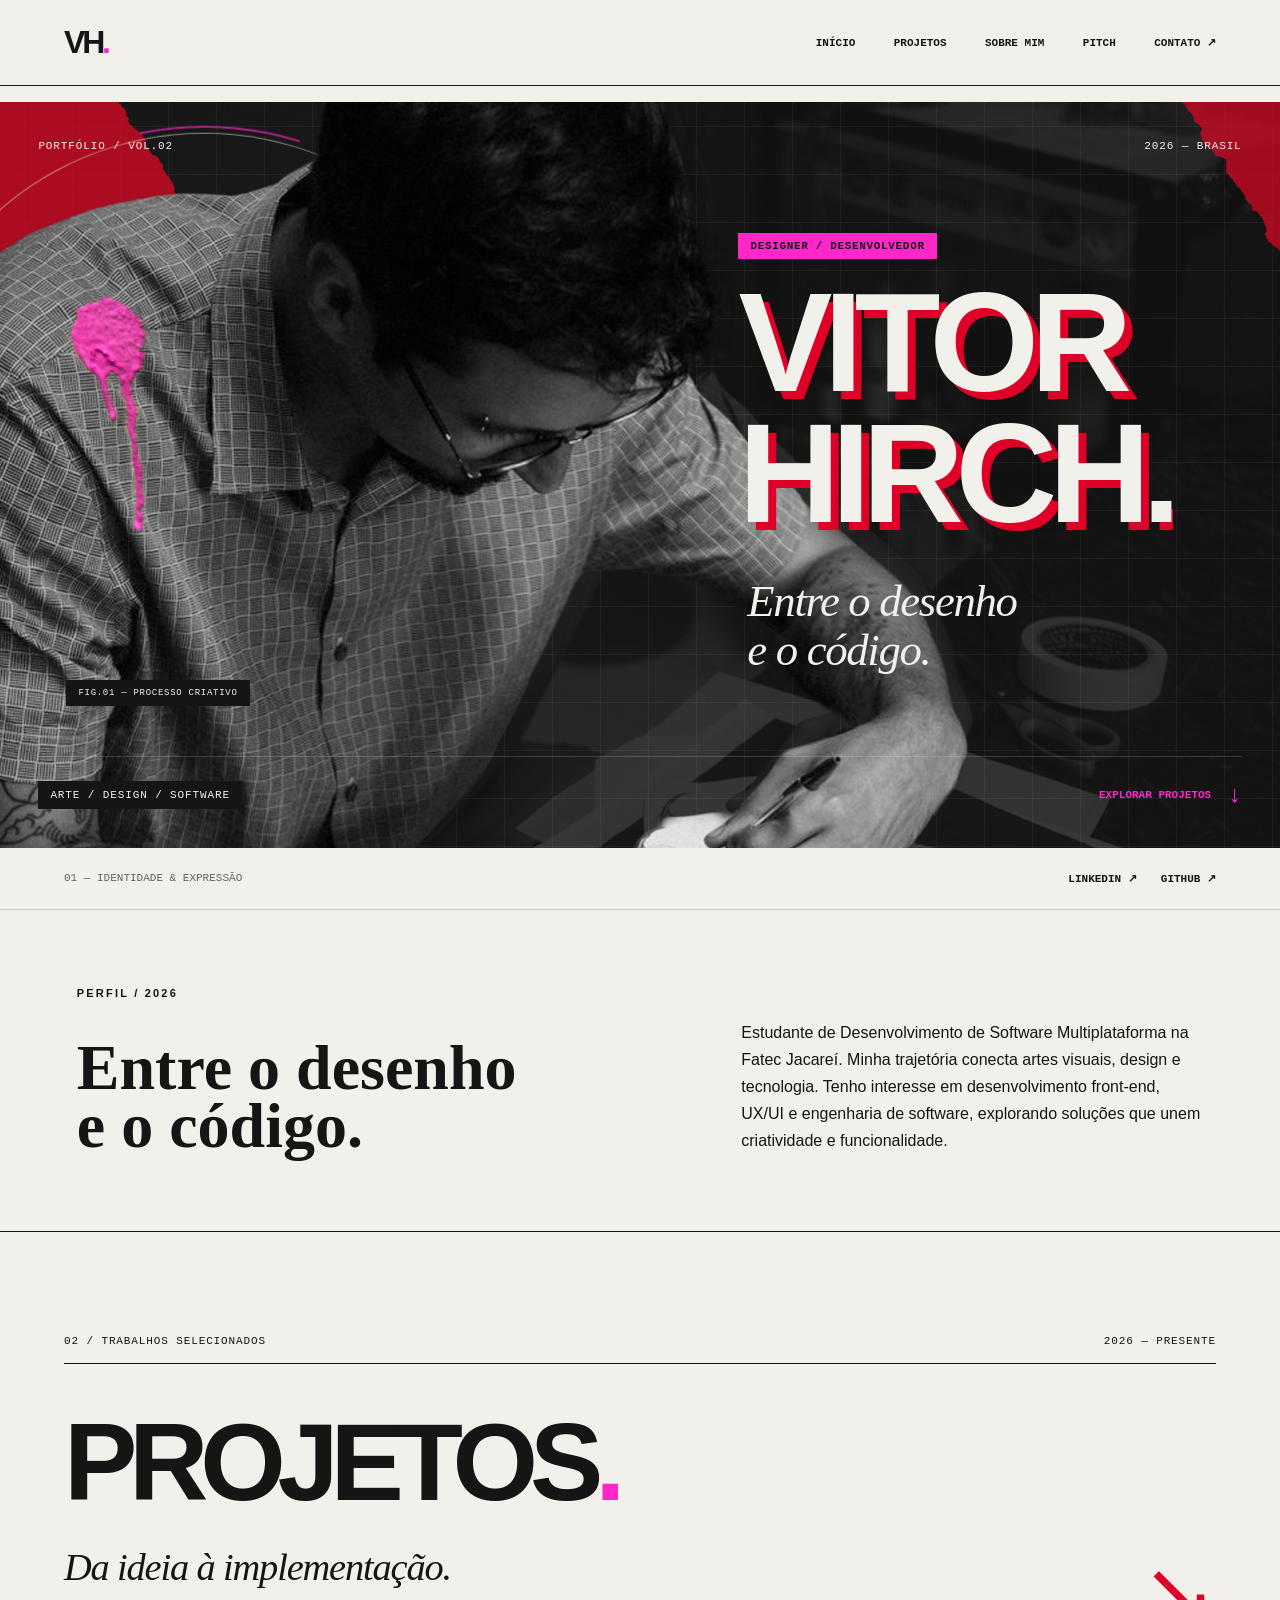
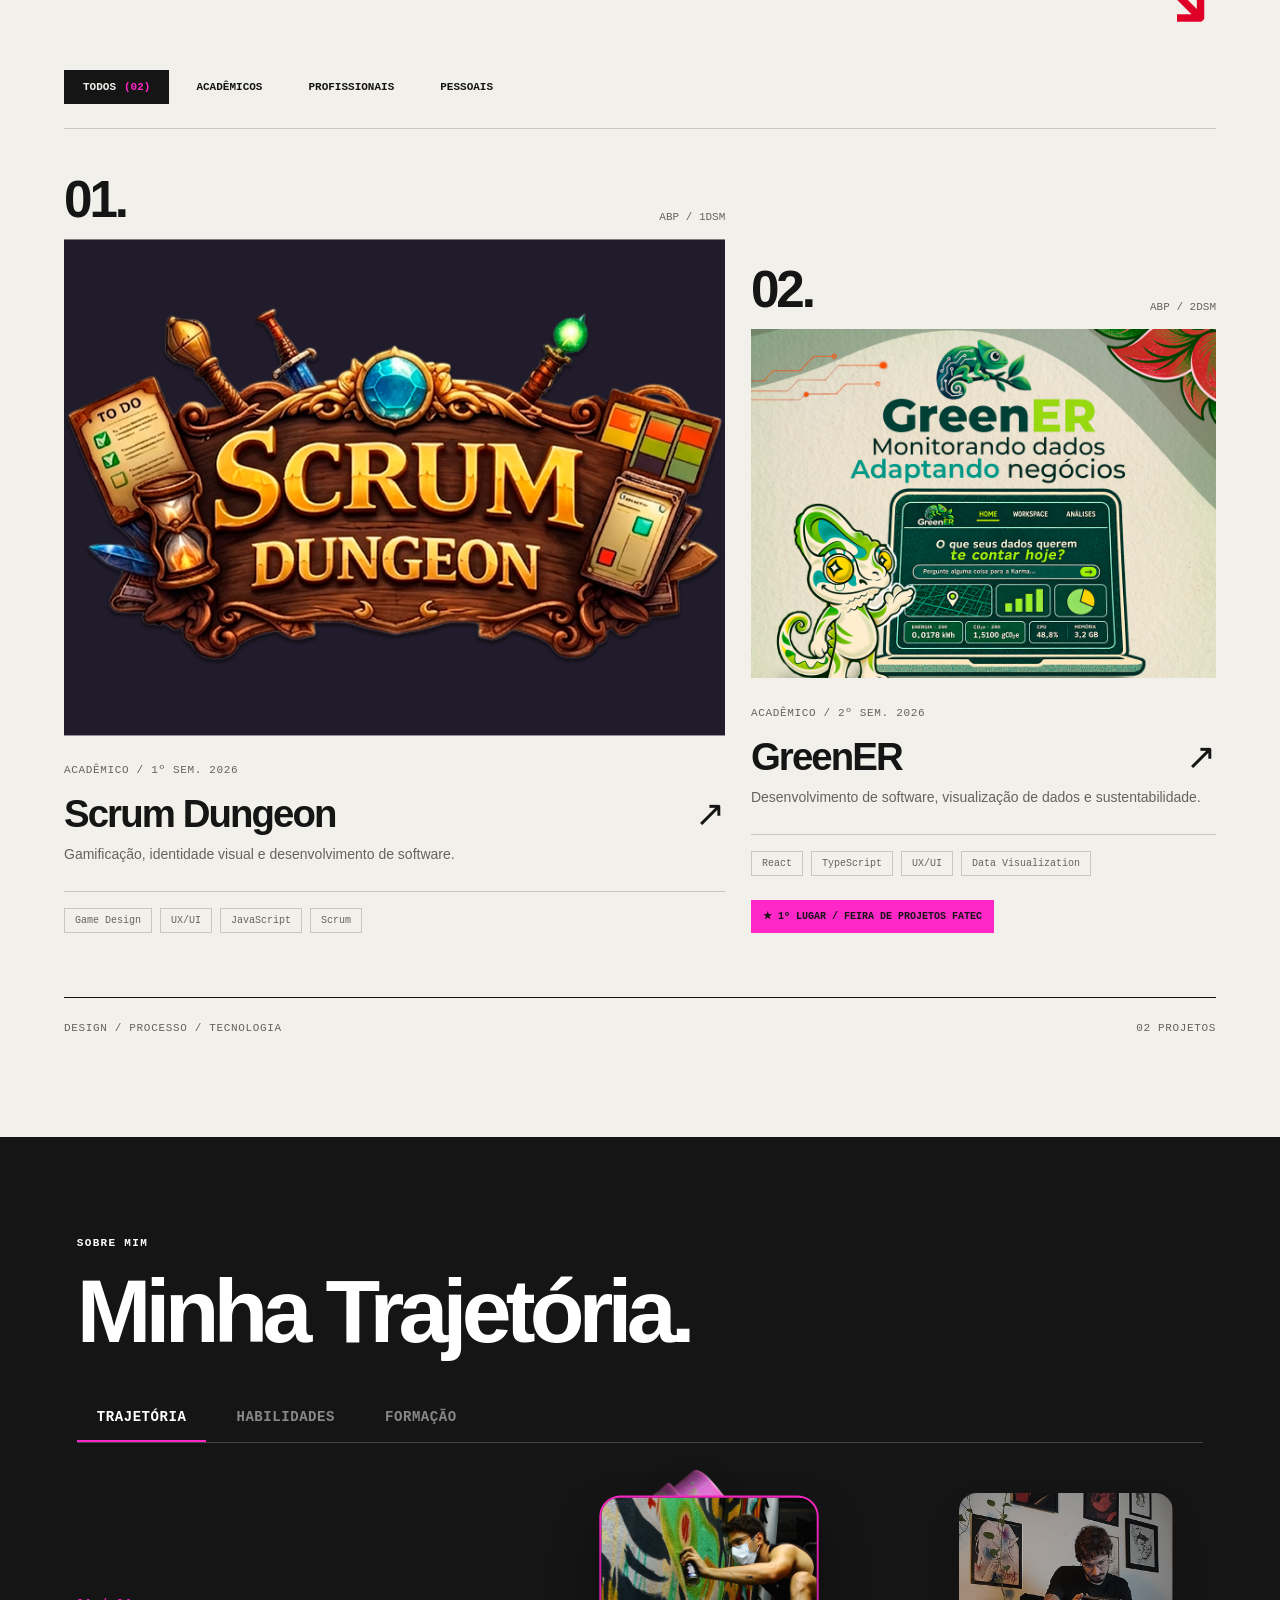
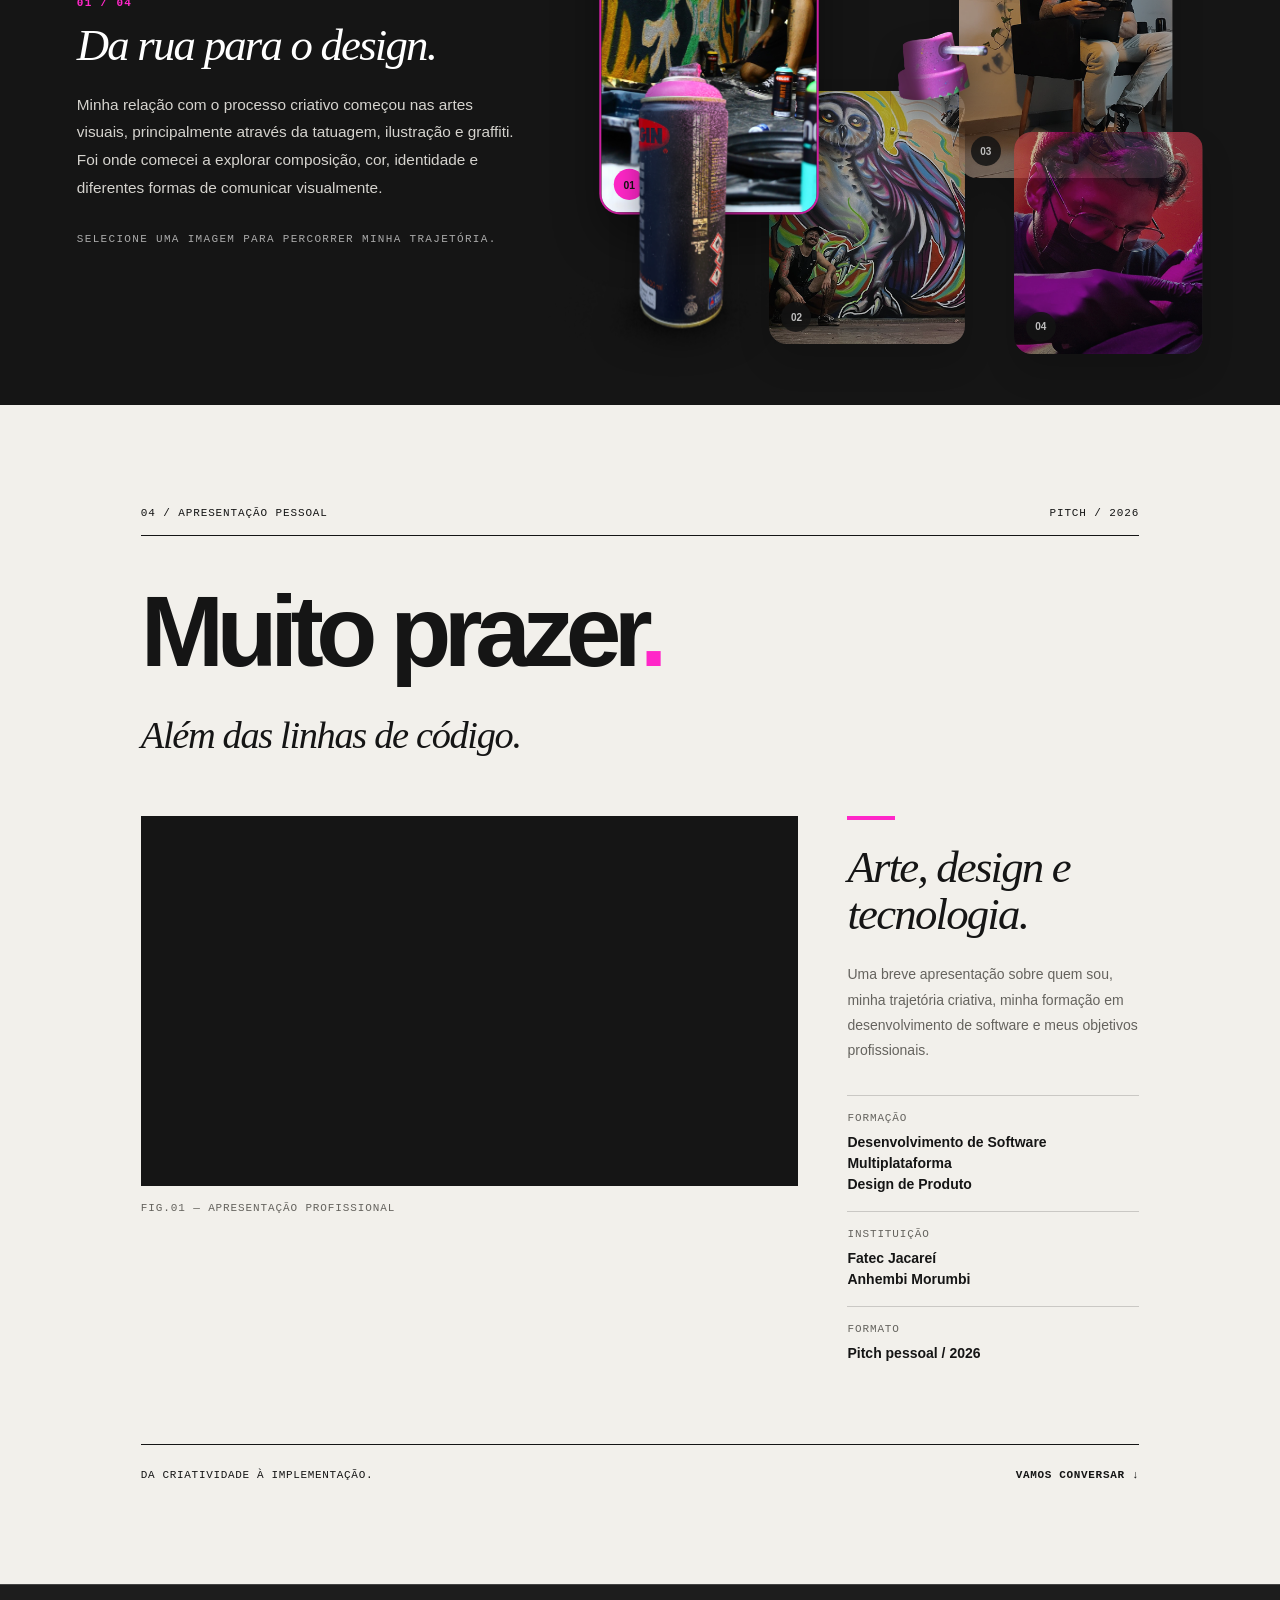
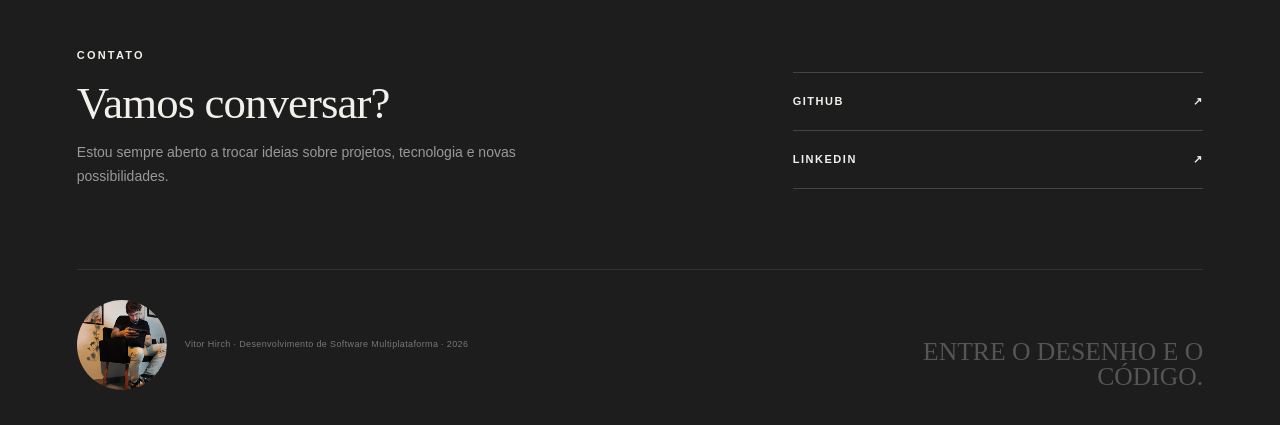
<file: docs/index.html>
<!doctype html>
<html lang="pt-br">
  <head>
    <meta charset="UTF-8" />
    <meta name="viewport" content="width=device-width, initial-scale=1.0" />
    <title>Portfólio - VITOR LEONARDO SOUZA HIRCH</title>
    <link rel="stylesheet" href="./style.css" />
    <link rel="stylesheet" href="./portfolio.css" />
    <link rel="stylesheet" href="./animations.css" />
    <link rel="stylesheet" href="./transitions.css" />
    <script src="./js/transitions.js"></script>
  </head>
  <body>
    <header id="inicio" class="hero-editorial">
      <!-- NAVEGAÇÃO PRINCIPAL -->

      <nav class="navbar hero-navbar">
        <a href="#inicio" class="hero-brand"> VH<span>.</span> </a>

        <div class="hero-nav-links">
          <a href="#inicio">Início</a>
          <a href="#projetos">Projetos</a>
          <a href="#sobre">Sobre mim</a>
          <a href="#pitch">Pitch</a>
          <a href="#contato">Contato ↗</a>
        </div>
      </nav>

      <!-- COMPOSIÇÃO PRINCIPAL -->

      <div class="hero-palco">
        <!-- CAMADAS DECORATIVAS -->

        <img
          class="hero-fundo"
          src="./assets/foto-hero-completa-fundo.png"
          alt=""
        />

        <div class="hero-malha" aria-hidden="true"></div>

        <img
          class="hero-forma hero-forma-1"
          src="./assets/Rectangle 1.png"
          alt=""
        />

        <img
          class="hero-forma hero-forma-2"
          src="./assets/Rectangle 2.png"
          alt=""
        />

        <!-- METADADOS EDITORIAIS -->

        <div class="hero-metadados">
          <span>PORTFÓLIO / VOL.02</span>
          <span>2026 — BRASIL</span>
        </div>

        <!-- GRID PRINCIPAL -->

        <div class="hero-composicao grid-editorial">
          <!-- ÁREA DA FOTOGRAFIA -->

          <div class="hero-visual col-5">
            <div class="hero-circulo" aria-hidden="true"></div>

            <img
              class="foto-hero"
              src="./assets/foto-hero-recorte.png"
              alt="Vitor Hirch trabalhando em um projeto artístico"
            />

            <img class="hero-respingo" src="./assets/respingo.png" alt="" />

            <span class="hero-visual-indice"> FIG.01 — PROCESSO CRIATIVO </span>
          </div>

          <!-- ÁREA TIPOGRÁFICA -->

          <div class="hero-tipografia col-7">
            <span class="hero-identificador"> DESIGNER / DESENVOLVEDOR </span>

            <h1 class="hero-nome fonte-tech">
              <span class="hero-nome-linha">
                <span class="hero-nome-texto">VITOR</span>
              </span>

              <span class="hero-nome-linha">
                <span class="hero-nome-texto">HIRCH.</span>
              </span>
            </h1>

            <p class="hero-assinatura">
              Entre o desenho<br />
              e o código.
            </p>
          </div>
        </div>

        <!-- RODAPÉ DA COMPOSIÇÃO -->

        <div class="hero-base">
          <p class="hero-subtitulo">ARTE / DESIGN / SOFTWARE</p>

          <a href="#projetos" class="hero-explorar">
            EXPLORAR PROJETOS
            <span aria-hidden="true">↓</span>
          </a>
        </div>
      </div>

      <!-- INFORMAÇÕES COMPLEMENTARES -->

      <div class="hero-rodape">
        <span class="hero-rodape-label"> 01 — IDENTIDADE & EXPRESSÃO </span>

        <div class="hero-social">
          <a
            href="https://www.linkedin.com/in/vitor-hirch/"
            target="_blank"
            rel="noopener noreferrer"
          >
            LinkedIn ↗
          </a>

          <a
            href="https://github.com/vitorhirch"
            target="_blank"
            rel="noopener noreferrer"
          >
            GitHub ↗
          </a>
        </div>
      </div>
    </header>

    <main>
      <section class="home-intro" aria-labelledby="intro-titulo">
        <span class="secao-label">PERFIL / 2026</span>
        <div class="home-intro-grid">
          <h2 id="intro-titulo">
            Entre o desenho<br />
            e o código.
          </h2>
          <p>
            Estudante de Desenvolvimento de Software Multiplataforma na Fatec
            Jacareí. Minha trajetória conecta artes visuais, design e
            tecnologia. Tenho interesse em desenvolvimento front-end, UX/UI e
            engenharia de software, explorando soluções que unem criatividade e
            funcionalidade.
          </p>
        </div>
      </section>
      <!-- ========================================
     PROJETOS — GALERIA EDITORIAL
========================================= -->

      <section id="projetos" class="secao-editorial">
        <div class="container-editorial">
          <!-- METADADOS -->

          <div class="projetos-metadados">
            <span>02 / TRABALHOS SELECIONADOS</span>

            <span>2026 — PRESENTE</span>
          </div>

          <!-- CABEÇALHO -->

          <header class="projetos-cabecalho" data-editorial-reveal>
            <div>
              <h2>PROJETOS<span>.</span></h2>

              <p>Da ideia à implementação.</p>
            </div>

            <span class="projetos-simbolo" aria-hidden="true"> ↘ </span>
          </header>

          <!-- FILTROS -->

          <div class="projetos-filtros" aria-label="Categorias de projetos">
            <button
              type="button"
              class="projeto-filtro ativo"
              data-filtro="todos"
              aria-pressed="true"
            >
              Todos
              <span>(02)</span>
            </button>

            <button
              type="button"
              class="projeto-filtro"
              data-filtro="academico"
              aria-pressed="false"
            >
              Acadêmicos
            </button>

            <button
              type="button"
              class="projeto-filtro"
              data-filtro="profissional"
              aria-pressed="false"
            >
              Profissionais
            </button>

            <button
              type="button"
              class="projeto-filtro"
              data-filtro="pessoal"
              aria-pressed="false"
            >
              Pessoais
            </button>
          </div>

          <!-- GALERIA -->
          <div class="projetos-conteudo">
            <div class="projetos-galeria grid-editorial">
              <!-- PROJETO 01 — SCRUM DUNGEON -->

              <article
                class="projeto-editorial col-7"
                data-categoria="academico"
                data-editorial-reveal
                style="--reveal-delay: 0ms"
              >
                <div class="projeto-editorial-indice">
                  <span>01.</span>

                  <span>ABP / 1DSM</span>
                </div>

                <a
                  class="projeto-editorial-link"
                  href="./projetos/scrum-dungeon.html"
                >
                  <div class="projeto-editorial-imagem scrum-capa">
                    <img
                      src="./assets/logo_scrum_dungeon_capa.png"
                      alt="Identidade visual do Scrum Dungeon"
                      loading="lazy"
                    />

                    <span class="projeto-editorial-overlay">
                      EXPLORAR CASE ↗
                    </span>
                  </div>

                  <div class="projeto-editorial-info">
                    <span class="projeto-editorial-categoria">
                      ACADÊMICO / 1º SEM. 2026
                    </span>

                    <div class="projeto-editorial-titulo">
                      <h3>Scrum Dungeon</h3>

                      <span aria-hidden="true">↗</span>
                    </div>

                    <p>
                      Gamificação, identidade visual e desenvolvimento de
                      software.
                    </p>
                  </div>
                </a>

                <div class="projeto-editorial-tags">
                  <span>Game Design</span>
                  <span>UX/UI</span>
                  <span>JavaScript</span>
                  <span>Scrum</span>
                </div>
              </article>

              <!-- PROJETO 02 — GREENER -->

              <article
                class="projeto-editorial col-5"
                data-categoria="academico"
                data-editorial-reveal
                style="--reveal-delay: 150ms"
              >
                <div class="projeto-editorial-indice">
                  <span>02.</span>

                  <span>ABP / 2DSM</span>
                </div>

                <a
                  class="projeto-editorial-link"
                  href="./projetos/greener.html"
                >
                  <div class="projeto-editorial-imagem greener-capa">
                    <img
                      src="./assets/Greener/card.png"
                      alt="Identidade visual do GreenER"
                      loading="lazy"
                    />

                    <span class="projeto-editorial-overlay">
                      EXPLORAR CASE ↗
                    </span>
                  </div>

                  <div class="projeto-editorial-info">
                    <span class="projeto-editorial-categoria">
                      ACADÊMICO / 2º SEM. 2026
                    </span>

                    <div class="projeto-editorial-titulo">
                      <h3>GreenER</h3>

                      <span aria-hidden="true">↗</span>
                    </div>

                    <p>
                      Desenvolvimento de software, visualização de dados e
                      sustentabilidade.
                    </p>
                  </div>
                </a>

                <div class="projeto-editorial-tags">
                  <span>React</span>
                  <span>TypeScript</span>
                  <span>UX/UI</span>
                  <span>Data Visualization</span>
                </div>

                <div class="projeto-editorial-premiacao">
                  ★ 1º LUGAR / FEIRA DE PROJETOS FATEC
                </div>
              </article>
            </div>

            <!-- ESTADO VAZIO DOS FILTROS -->

            <div
              class="projetos-vazio"
              id="projetos-vazio"
              role="status"
              hidden
            >
              <span>INDEX / 00</span>

              <h3>Em construção.</h3>

              <p>
                Novos projetos serão adicionados futuramente nesta categoria.
              </p>
            </div>
          </div>

          <!-- RODAPÉ EDITORIAL -->

          <div class="projetos-rodape">
            <span>DESIGN / PROCESSO / TECNOLOGIA</span>

            <span id="projetos-contagem" aria-live="polite"> 02 PROJETOS </span>
          </div>
        </div>
      </section>

      <section id="sobre">
        <div class="sobre-cabecalho">
          <span class="secao-label">SOBRE MIM</span>
          <h2>Minha Trajetória.</h2>
        </div>

        <div class="sobre-navegacao">
          <button class="sobre-botao ativo" data-conteudo="trajetoria">
            Trajetória
          </button>

          <button class="sobre-botao" data-conteudo="habilidades">
            Habilidades
          </button>

          <button class="sobre-botao" data-conteudo="formacao">Formação</button>
        </div>

        <div class="sobre-conteudos">
          <!-- TRAJETÓRIA -->
          <div class="sobre-painel ativo" id="trajetoria">
            <div class="trajetoria-conteudo">
              <div class="sobre-texto">
                <span class="trajetoria-indice" id="trajetoria-indice">
                  01 / 04
                </span>

                <h3 id="trajetoria-titulo">Da rua para o design.</h3>

                <p id="trajetoria-texto">
                  Minha relação com o processo criativo começou nas artes
                  visuais, principalmente através da tatuagem, ilustração e
                  graffiti. Foi onde comecei a explorar composição, cor,
                  identidade e diferentes formas de comunicar visualmente.
                </p>

                <span class="trajetoria-instrucao">
                  Selecione uma imagem para percorrer minha trajetória.
                </span>
              </div>

              <div class="trajetoria-galeria">
                <button
                  class="sobre-foto foto-01 ativa"
                  data-indice="0"
                  aria-label="Artes visuais"
                >
                  <img
                    src="./assets/sm1.JPG"
                    alt="Vitor trabalhando com artes visuais"
                  />

                  <span class="foto-numero">01</span>
                </button>

                <button
                  class="sobre-foto foto-02"
                  data-indice="1"
                  aria-label="Design"
                >
                  <img src="./assets/sm2.png" alt="Trabalho visual de Vitor" />

                  <span class="foto-numero">02</span>
                </button>

                <button
                  class="sobre-foto foto-03"
                  data-indice="2"
                  aria-label="UX, UI e produtos digitais"
                >
                  <img
                    src="./assets/sm3.png"
                    alt="Vitor em seu espaço de trabalho"
                  />

                  <span class="foto-numero">03</span>
                </button>

                <button
                  class="sobre-foto foto-04"
                  data-indice="3"
                  aria-label="Tecnologia"
                >
                  <img
                    src="./assets/sm4.png"
                    alt="Trajetória de Vitor em tecnologia"
                  />

                  <span class="foto-numero">04</span>
                </button>

                <!-- elementos decorativos -->

                <img
                  class="trajetoria-spray"
                  src="./assets/spray.png"
                  alt=""
                  aria-hidden="true"
                />

                <img
                  class="trajetoria-cap cap-01"
                  src="./assets/cap.png"
                  alt=""
                  aria-hidden="true"
                />

                <img
                  class="trajetoria-cap cap-02"
                  src="./assets/cap2.png"
                  alt=""
                  aria-hidden="true"
                />
              </div>
            </div>
          </div>
          <!-- HABILIDADES -->
          <div class="sobre-painel" id="habilidades">
            <div class="skills-intro">
              <span class="skills-label">MAPA DE HABILIDADES</span>

              <h3>Design, código e processo.</h3>

              <p>
                Explore as áreas para conhecer as ferramentas e conhecimentos
                que fazem parte da minha trajetória.
              </p>
            </div>

            <div class="skills-mapa">
              <!-- camada onde o JavaScript desenhará as conexões -->
              <svg
                class="skills-conexoes"
                id="skills-conexoes"
                aria-hidden="true"
              ></svg>

              <button class="skill-node skill-centro" data-skill="centro">
                <span>VH</span>
                <small>Design + Tecnologia</small>
              </button>

              <!-- restante das habilidades... -->
              <!-- =====================
         DESENVOLVIMENTO
    ====================== -->

              <div class="skill-grupo grupo-dev">
                <span class="skill-grupo-titulo">Desenvolvimento</span>

                <button class="skill-node" data-skill="javascript">
                  JS
                  <small>JavaScript</small>
                </button>

                <button class="skill-node" data-skill="typescript">
                  TS
                  <small>TypeScript</small>
                </button>

                <button class="skill-node" data-skill="html">
                  &lt;/&gt;
                  <small>HTML</small>
                </button>

                <button class="skill-node" data-skill="css">
                  #
                  <small>CSS</small>
                </button>

                <button class="skill-node" data-skill="node">
                  N
                  <small>Node.js</small>
                </button>

                <button class="skill-node" data-skill="postgresql">
                  DB
                  <small>PostgreSQL</small>
                </button>

                <button class="skill-node skill-secundaria" data-skill="python">
                  PY
                  <small>Python</small>
                </button>
              </div>

              <!-- =====================
         DESIGN
    ====================== -->

              <div class="skill-grupo grupo-design">
                <span class="skill-grupo-titulo">Design & UX</span>

                <button class="skill-node" data-skill="figma">
                  F
                  <small>Figma</small>
                </button>

                <button class="skill-node" data-skill="ux">
                  UX
                  <small>UX Design</small>
                </button>

                <button class="skill-node" data-skill="ui">
                  UI
                  <small>UI Design</small>
                </button>

                <button class="skill-node" data-skill="prototipagem">
                  P
                  <small>Prototipagem</small>
                </button>

                <button class="skill-node" data-skill="research">
                  R
                  <small>UX Research</small>
                </button>
              </div>

              <!-- =====================
         PROCESSO
    ====================== -->

              <div class="skill-grupo grupo-processo">
                <span class="skill-grupo-titulo">Processo & Arquitetura</span>

                <button class="skill-node" data-skill="git">
                  GIT
                  <small>Git / GitHub</small>
                </button>

                <button class="skill-node" data-skill="scrum">
                  S
                  <small>Scrum</small>
                </button>

                <button class="skill-node" data-skill="uml">
                  UML
                  <small>UML</small>
                </button>

                <button class="skill-node" data-skill="docker">
                  D
                  <small>Docker</small>
                </button>

                <button class="skill-node" data-skill="arquitetura">
                  A
                  <small>Arquitetura</small>
                </button>
              </div>

              <div class="skill-popover" id="skill-popover">
                <span id="skill-popover-categoria"></span>

                <h3 id="skill-popover-titulo"></h3>

                <p id="skill-popover-texto"></p>
              </div>
              <article
                class="character-sheet"
                id="character-sheet"
                aria-hidden="true"
              >
                <button
                  class="character-sheet-fechar"
                  id="character-sheet-fechar"
                  type="button"
                  aria-label="Fechar ficha"
                >
                  ×
                </button>

                <header class="character-sheet-header">
                  <div class="character-sheet-identidade">
                    <span class="character-sheet-label">PLAYER PROFILE</span>

                    <h3>Vitor Hirch</h3>

                    <p>Desenvolvedor Multidisciplinar</p>

                    <span class="character-sheet-subclasse">
                      SUBCLASSE · ARTISTA
                    </span>
                  </div>

                  <div class="character-sheet-avatar">VH</div>
                </header>

                <div class="character-sheet-status">
                  <span>STATUS / ATRIBUTOS</span>

                  <div
                    class="character-sheet-radar"
                    id="character-sheet-radar"
                    aria-label="Radar de habilidades"
                  >
                    <!-- Vamos construir o radar aqui -->
                  </div>
                </div>

                <div class="character-sheet-habilidades">
                  <article class="character-habilidade">
                    <span>HABILIDADE ESPECIAL 01</span>

                    <h4>✦ Pensamento Criativo</h4>

                    <p>
                      Conectar arte, design e tecnologia para encontrar caminhos
                      não óbvios e transformar problemas em soluções funcionais
                      e expressivas.
                    </p>
                  </article>

                  <article class="character-habilidade">
                    <span>HABILIDADE ESPECIAL 02</span>

                    <h4>✦ Visão Multidisciplinar</h4>

                    <p>
                      Transitar entre experiência, interface e implementação,
                      compreendendo o produto por diferentes perspectivas.
                    </p>
                  </article>
                </div>
              </article>
            </div>

            <!-- descrição que depois será alterada pelo JavaScript -->
            <div class="skills-descricao">
              <span
                class="skill-descricao-label"
                id="skill-descricao-categoria"
              >
                VISÃO GERAL
              </span>

              <h3 id="skill-descricao-titulo">
                Um repertório multidisciplinar.
              </h3>

              <p id="skill-descricao-texto">
                Minha experiência combina desenvolvimento, design e processos,
                permitindo transitar entre a concepção visual de uma solução,
                sua estrutura e sua implementação.
              </p>
            </div>
          </div>

          <!-- FORMAÇÃO -->
          <div class="sobre-painel" id="formacao">
            <div class="formacao-timeline">
              <article class="formacao-item">
                <div class="formacao-marcador">
                  <span></span>
                </div>

                <div class="formacao-periodo">2021 — 2023</div>

                <div class="formacao-conteudo">
                  <span>FORMAÇÃO ACADÊMICA</span>

                  <h3>Design de Produto</h3>

                  <p>Universidade Anhembi Morumbi</p>
                </div>
              </article>

              <article class="formacao-item">
                <div class="formacao-marcador">
                  <span></span>
                </div>

                <div class="formacao-periodo">2022 — 2023</div>

                <div class="formacao-conteudo">
                  <span>FORMAÇÃO COMPLEMENTAR</span>

                  <h3>Motion Design Publicitário</h3>

                  <p>Motion Insider</p>
                </div>
              </article>

              <article class="formacao-item">
                <div class="formacao-marcador">
                  <span></span>
                </div>

                <div class="formacao-periodo">2024</div>

                <div class="formacao-conteudo">
                  <span>FORMAÇÃO COMPLEMENTAR</span>

                  <h3>UX Design</h3>

                  <p>Projeto Desenvolve — Grupo Boticário + Alura</p>
                </div>
              </article>

              <article class="formacao-item formacao-item-atual">
                <div class="formacao-marcador">
                  <span></span>
                </div>

                <div class="formacao-periodo">2026 — 2028</div>

                <div class="formacao-conteudo">
                  <span>FORMAÇÃO ATUAL</span>

                  <h3>Desenvolvimento de Software Multiplataforma</h3>

                  <p>FATEC Jacareí</p>
                </div>
              </article>
            </div>
          </div>
        </div>
      </section>

      <!-- ========================================
     APRESENTAÇÃO — VÍDEO PITCH
========================================= -->

      <section
        id="pitch"
        class="secao-editorial"
        aria-labelledby="pitch-titulo"
      >
        <div class="container-editorial">
          <!-- METADADOS -->

          <div class="pitch-metadados">
            <span>04 / APRESENTAÇÃO PESSOAL</span>
            <span>PITCH / 2026</span>
          </div>

          <!-- CABEÇALHO -->

          <header class="pitch-cabecalho">
            <h2 id="pitch-titulo">Muito prazer<span>.</span></h2>

            <p>Além das linhas de código.</p>
          </header>

          <!-- COMPOSIÇÃO PRINCIPAL -->

          <div class="pitch-conteudo grid-editorial">
            <!-- VÍDEO -->

            <figure class="pitch-video col-8">
              <div class="pitch-player">
                <iframe
                  src="https://www.youtube-nocookie.com/embed/b--8o65i7Do"
                  title="Pitch profissional — Vitor Hirch"
                  loading="lazy"
                  referrerpolicy="strict-origin-when-cross-origin"
                  allow="
                    accelerometer;
                    autoplay;
                    clipboard-write;
                    encrypted-media;
                    gyroscope;
                    picture-in-picture;
                    web-share;
                  "
                  allowfullscreen
                ></iframe>
              </div>
              <figcaption>FIG.01 — APRESENTAÇÃO PROFISSIONAL</figcaption>
            </figure>

            <!-- INFORMAÇÕES COMPLEMENTARES -->

            <aside class="pitch-informacoes col-4">
              <span class="pitch-marcador" aria-hidden="true"></span>

              <h3>Arte, design e tecnologia.</h3>

              <p class="pitch-descricao">
                Uma breve apresentação sobre quem sou, minha trajetória
                criativa, minha formação em desenvolvimento de software e meus
                objetivos profissionais.
              </p>

              <dl class="pitch-ficha">
                <div>
                  <dt>FORMAÇÃO</dt>

                  <dd>Desenvolvimento de Software Multiplataforma</dd>
                  <dd>Design de Produto</dd>
                </div>

                <div>
                  <dt>INSTITUIÇÃO</dt>

                  <dd>Fatec Jacareí</dd>
                  <dd>Anhembi Morumbi</dd>
                </div>

                <div>
                  <dt>FORMATO</dt>

                  <dd>Pitch pessoal / 2026</dd>
                </div>
              </dl>
            </aside>
          </div>

          <!-- RODAPÉ EDITORIAL -->

          <div class="pitch-rodape">
            <span> DA CRIATIVIDADE À IMPLEMENTAÇÃO. </span>

            <a href="#contato"> VAMOS CONVERSAR ↓ </a>
          </div>
        </div>
      </section>
    </main>

    <footer id="contato">
      <div class="contato-conteudo">
        <div class="contato-principal">
          <span class="secao-label">CONTATO</span>

          <h2>Vamos conversar?</h2>

          <p>
            Estou sempre aberto a trocar ideias sobre projetos, tecnologia e
            novas possibilidades.
          </p>
        </div>

        <div class="contato-acoes">
          <a
            href="https://github.com/vitorhirch"
            target="_blank"
            rel="noopener noreferrer"
          >
            <span>GITHUB</span>
            <span>↗</span>
          </a>

          <a
            href="https://www.linkedin.com/in/vitor-hirch/"
            target="_blank"
            rel="noopener noreferrer"
          >
            <span>LINKEDIN</span>
            <span>↗</span>
          </a>
        </div>
      </div>

      <div class="contato-rodape">
        <div class="contato-identidade">
          <img
            class="contato-avatar"
            src="./assets/sm3.png"
            alt="Vitor Hirch"
          />

          <small>
            Vitor Hirch · Desenvolvimento de Software Multiplataforma · 2026
          </small>
        </div>

        <span class="contato-assinatura"> ENTRE O DESENHO E O CÓDIGO. </span>
      </div>
    </footer>
    <script src="./js/home.js"></script>
    <script src="./js/animations.js"></script>
  </body>
</html>
</file>
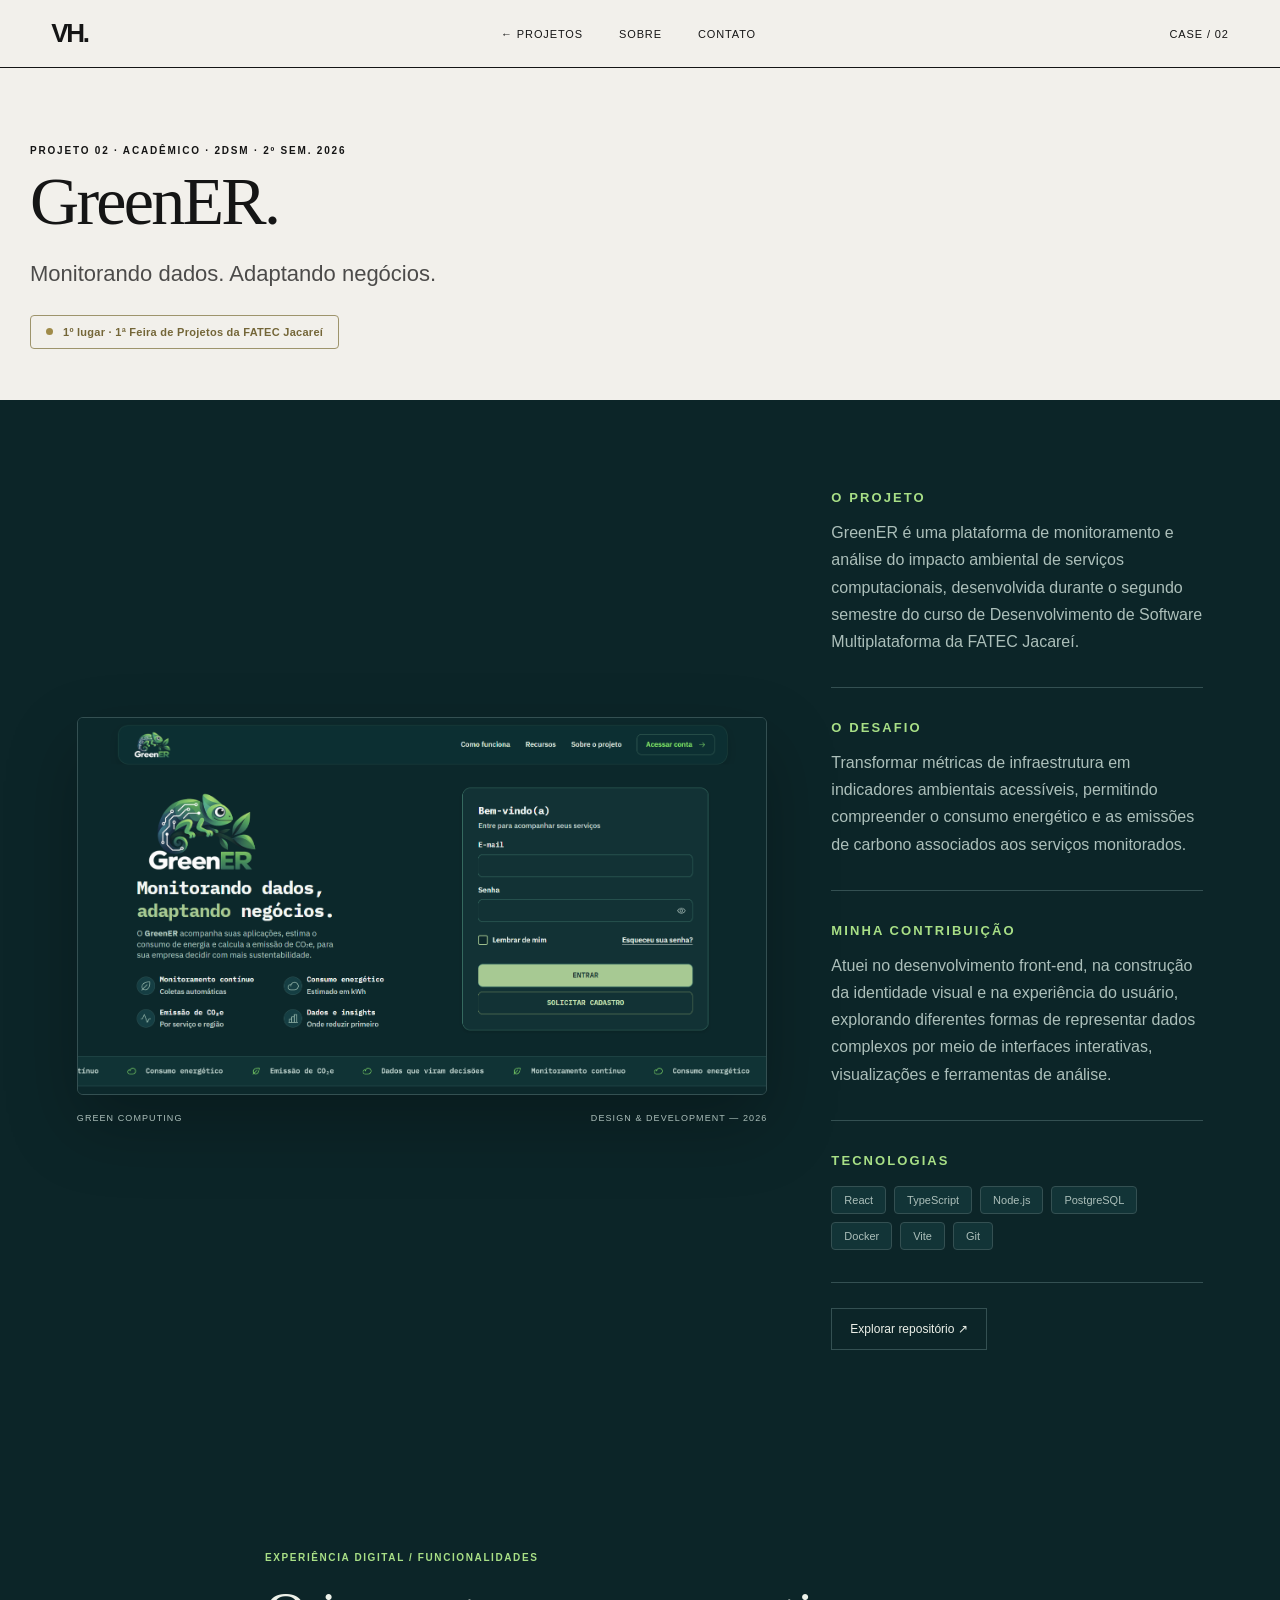
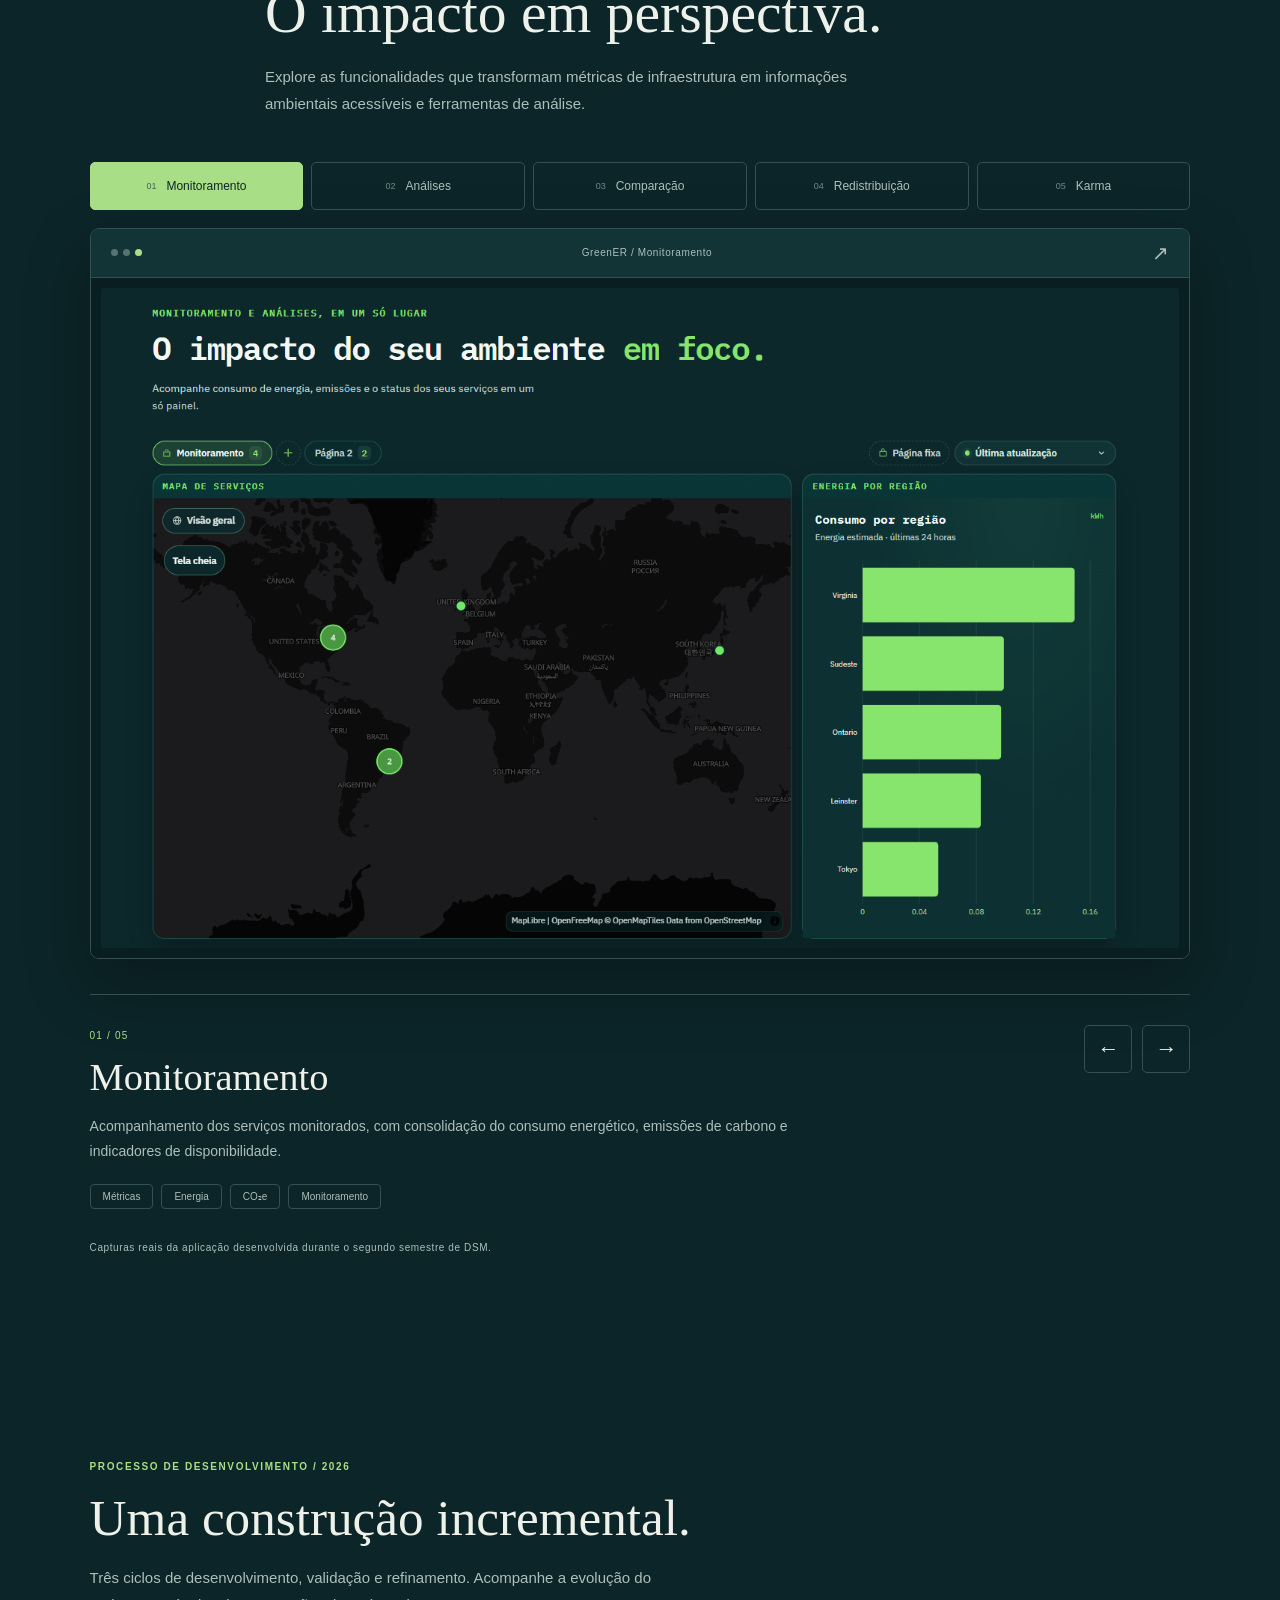
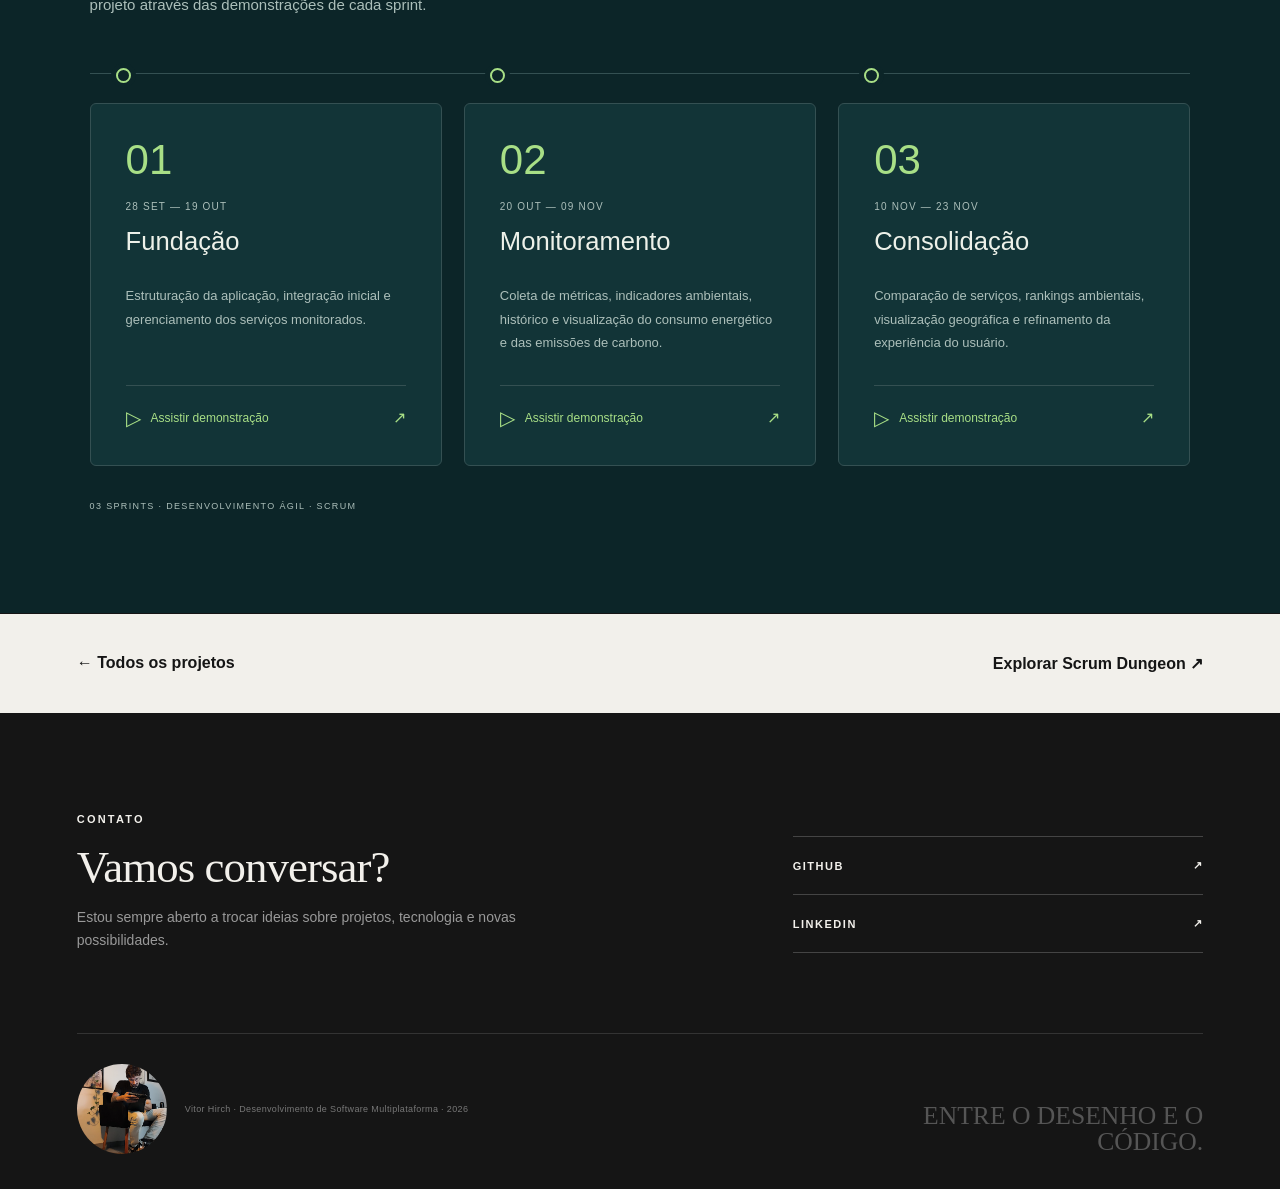
<file: docs/projetos/greener.html>
<!doctype html>
<html lang="pt-br">
<head>
<meta charset="UTF-8" />
<meta name="viewport" content="width=device-width, initial-scale=1.0" />
<title>GreenER — Vitor Hirch</title>
<link rel="stylesheet" href="../style.css" />
<link rel="stylesheet" href="../portfolio.css" />
<link rel="stylesheet" href="../transitions.css" />
 <script src="../js/transitions.js"></script>
</head>
<body class="case-page">
<header class="case-topbar" id="case-inicio">
<a class="case-brand" href="../index.html">VH.</a>
<nav aria-label="Navegação do portfólio"><a href="../index.html#projetos">← Projetos</a><a href="../index.html#sobre">Sobre</a><a href="#contato">Contato</a></nav>
<span class="case-index">CASE / 02</span>
<div class="case-progress" aria-hidden="true"></div>
</header>
<main>
      <section id="projeto-02">
        <!-- CABEÇALHO EDITORIAL -->

        <div class="projeto-cabecalho">
          <span class="projeto-numero">
            PROJETO 02 · ACADÊMICO · 2DSM · 2º SEM. 2026
          </span>

          <h2>GreenER.</h2>

          <p class="greener-subtitulo">
            Monitorando dados. Adaptando negócios.
          </p>

          <div class="greener-reconhecimento">
            <span class="greener-reconhecimento-marcador"></span>

            1º lugar · 1ª Feira de Projetos da FATEC Jacareí
          </div>
        </div>

        <!-- APRESENTAÇÃO PRINCIPAL -->

        <div class="projeto-case greener-case">
          <div class="greener-apresentacao-visual">
            <img
              src="../assets/Greener/print-login.png"
              alt="Interface de login da plataforma GreenER"
              loading="lazy"
            />

            <div class="greener-apresentacao-legenda">
              <span>GREEN COMPUTING</span>

              <span>DESIGN & DEVELOPMENT — 2026</span>
            </div>
          </div>

          <div class="projeto-conteudo">
            <div class="projeto-bloco">
              <h3>O PROJETO</h3>

              <p>
                GreenER é uma plataforma de monitoramento e análise do impacto
                ambiental de serviços computacionais, desenvolvida durante o
                segundo semestre do curso de Desenvolvimento de Software
                Multiplataforma da FATEC Jacareí.
              </p>
            </div>

            <div class="projeto-bloco">
              <h3>O DESAFIO</h3>

              <p>
                Transformar métricas de infraestrutura em indicadores ambientais
                acessíveis, permitindo compreender o consumo energético e as
                emissões de carbono associados aos serviços monitorados.
              </p>
            </div>

            <div class="projeto-bloco">
              <h3>MINHA CONTRIBUIÇÃO</h3>

              <p>
                Atuei no desenvolvimento front-end, na construção da identidade
                visual e na experiência do usuário, explorando diferentes formas
                de representar dados complexos por meio de interfaces
                interativas, visualizações e ferramentas de análise.
              </p>
            </div>

            <div class="projeto-bloco">
              <h3>TECNOLOGIAS</h3>

              <div class="greener-tecnologias">
                <span>React</span>
                <span>TypeScript</span>
                <span>Node.js</span>
                <span>PostgreSQL</span>
                <span>Docker</span>
                <span>Vite</span>
                <span>Git</span>
              </div>
            </div>

            <a
              class="projeto-link"
              href="https://github.com/let-zapplin/GreenER"
              target="_blank"
              rel="noopener noreferrer"
            >
              Explorar repositório ↗
            </a>
          </div>
        </div>

        <!-- ========================================
     GREENER — EVOLUÇÃO DO PROJETO
========================================= -->

        <!-- ========================================
     GREENER — EXPERIÊNCIA DIGITAL
========================================= -->

        <section class="greener-experiencia" id="greener-experiencia">
          <header class="greener-experiencia-cabecalho">
            <span class="greener-kicker">
              EXPERIÊNCIA DIGITAL / FUNCIONALIDADES
            </span>

            <h3>O impacto em perspectiva.</h3>

            <p>
              Explore as funcionalidades que transformam métricas de
              infraestrutura em informações ambientais acessíveis e ferramentas
              de análise.
            </p>
          </header>

          <div class="greener-demo" id="greener-demo">
            <!-- SELETORES PRINCIPAIS -->

            <nav
              class="greener-demo-nav"
              aria-label="Funcionalidades do GreenER"
            >
              <button
                type="button"
                class="greener-demo-tab ativo"
                data-feature="monitoramento"
                aria-pressed="true"
              >
                <span>01</span>
                Monitoramento
              </button>

              <button
                type="button"
                class="greener-demo-tab"
                data-feature="analise"
                aria-pressed="false"
              >
                <span>02</span>
                Análises
              </button>

              <button
                type="button"
                class="greener-demo-tab"
                data-feature="comparacao"
                aria-pressed="false"
              >
                <span>03</span>
                Comparação
              </button>

              <button
                type="button"
                class="greener-demo-tab"
                data-feature="redistribuicao"
                aria-pressed="false"
              >
                <span>04</span>
                Redistribuição
              </button>

              <button
                type="button"
                class="greener-demo-tab"
                data-feature="karma"
                aria-pressed="false"
              >
                <span>05</span>
                Karma
              </button>
            </nav>

            <!-- MOLDURA DA INTERFACE -->

            <div class="greener-demo-window">
              <div class="greener-demo-toolbar">
                <div class="greener-demo-dots" aria-hidden="true">
                  <span></span>
                  <span></span>
                  <span></span>
                </div>

                <span id="greener-demo-path"> GreenER / Monitoramento </span>

                <a
                  id="greener-demo-expand"
                  href="../assets/Greener/print-monitoramento.png"
                  target="_blank"
                  rel="noopener noreferrer"
                  aria-label="Visualizar imagem em tamanho original"
                  title="Ampliar imagem"
                >
                  ↗
                </a>
              </div>

              <div class="greener-demo-screen">
                <img
                  id="greener-demo-image"
                  src="../assets/Greener/print-monitoramento.png"
                  alt="Interface de monitoramento do GreenER"
                  loading="lazy"
                />
              </div>
            </div>

            <!-- SELETORES SECUNDÁRIOS -->

            <div
              class="greener-demo-variants"
              id="greener-demo-variants"
              aria-label="Visualizações alternativas da funcionalidade"
              hidden
            ></div>

            <!-- DESCRIÇÃO DA FUNCIONALIDADE -->

            <div class="greener-demo-footer">
              <div class="greener-demo-description" aria-live="polite">
                <span class="greener-demo-counter" id="greener-demo-counter">
                  01 / 05
                </span>

                <h4 id="greener-demo-title">Monitoramento</h4>

                <p id="greener-demo-text">
                  Acompanhamento dos serviços monitorados, com consolidação do
                  consumo energético, emissões de carbono e indicadores de
                  disponibilidade.
                </p>

                <div class="greener-demo-tags" id="greener-demo-tags">
                  <span>Métricas</span>
                  <span>Energia</span>
                  <span>CO₂e</span>
                </div>
              </div>

              <!-- NAVEGAÇÃO -->

              <div class="greener-demo-controls">
                <button
                  type="button"
                  id="greener-demo-prev"
                  aria-label="Funcionalidade anterior"
                >
                  ←
                </button>

                <button
                  type="button"
                  id="greener-demo-next"
                  aria-label="Próxima funcionalidade"
                >
                  →
                </button>
              </div>
            </div>
          </div>

          <p class="greener-demo-caption">
            Capturas reais da aplicação desenvolvida durante o segundo semestre
            de DSM.
          </p>
        </section>

        <div class="greener-evolucao">
          <header class="greener-evolucao-cabecalho">
            <span class="greener-kicker">
              PROCESSO DE DESENVOLVIMENTO / 2026
            </span>

            <h3>Uma construção incremental.</h3>

            <p>
              Três ciclos de desenvolvimento, validação e refinamento. Acompanhe
              a evolução do projeto através das demonstrações de cada sprint.
            </p>
          </header>

          <div class="greener-sprints">
            <!-- SPRINT 01 -->

            <article class="greener-sprint">
              <span class="greener-sprint-numero">01</span>

              <span class="greener-sprint-periodo"> 28 SET — 19 OUT </span>

              <h4>Fundação</h4>

              <p>
                Estruturação da aplicação, integração inicial e gerenciamento
                dos serviços monitorados.
              </p>

              <a
                href="https://www.youtube.com/watch?v=pGdiciJxTPw"
                target="_blank"
                rel="noopener noreferrer"
                class="greener-sprint-link"
                aria-label="Assistir à demonstração da Sprint 1"
              >
                <span aria-hidden="true">▷</span>
                Assistir demonstração
                <span aria-hidden="true">↗</span>
              </a>
            </article>

            <!-- SPRINT 02 -->

            <article class="greener-sprint">
              <span class="greener-sprint-numero">02</span>

              <span class="greener-sprint-periodo"> 20 OUT — 09 NOV </span>

              <h4>Monitoramento</h4>

              <p>
                Coleta de métricas, indicadores ambientais, histórico e
                visualização do consumo energético e das emissões de carbono.
              </p>

              <a
                href="https://www.youtube.com/watch?v=qW38NnthF8Q"
                target="_blank"
                rel="noopener noreferrer"
                class="greener-sprint-link"
                aria-label="Assistir à demonstração da Sprint 2"
              >
                <span aria-hidden="true">▷</span>
                Assistir demonstração
                <span aria-hidden="true">↗</span>
              </a>
            </article>

            <!-- SPRINT 03 -->

            <article class="greener-sprint">
              <span class="greener-sprint-numero">03</span>

              <span class="greener-sprint-periodo"> 10 NOV — 23 NOV </span>

              <h4>Consolidação</h4>

              <p>
                Comparação de serviços, rankings ambientais, visualização
                geográfica e refinamento da experiência do usuário.
              </p>

              <a
                href="https://www.youtube.com/watch?v=eA8kPQe3600"
                target="_blank"
                rel="noopener noreferrer"
                class="greener-sprint-link"
                aria-label="Assistir à demonstração da Sprint 3"
              >
                <span aria-hidden="true">▷</span>
                Assistir demonstração
                <span aria-hidden="true">↗</span>
              </a>
            </article>
          </div>

          <footer class="greener-evolucao-rodape">
            03 SPRINTS · DESENVOLVIMENTO ÁGIL · SCRUM
          </footer>
        </div>
      </section>


<nav class="case-next" aria-label="Outros projetos"><a href="../index.html#projetos">← Todos os projetos</a><a href="./scrum-dungeon.html">Explorar Scrum Dungeon ↗</a></nav>
</main>
    <footer id="contato">
      <div class="contato-conteudo">
        <div class="contato-principal">
          <span class="secao-label">CONTATO</span>

          <h2>Vamos conversar?</h2>

          <p>
            Estou sempre aberto a trocar ideias sobre projetos, tecnologia e
            novas possibilidades.
          </p>
        </div>

        <div class="contato-acoes">
          <a
            href="https://github.com/vitorhirch"
            target="_blank"
            rel="noopener noreferrer"
          >
            <span>GITHUB</span>
            <span>↗</span>
          </a>

          <a
            href="https://www.linkedin.com/in/vitor-hirch/"
            target="_blank"
            rel="noopener noreferrer"
          >
            <span>LINKEDIN</span>
            <span>↗</span>
          </a>
        </div>
      </div>

      <div class="contato-rodape">
        <div class="contato-identidade">
          <img
            class="contato-avatar"
            src="../assets/sm3.png"
            alt="Vitor Hirch"
          />

          <small>
            Vitor Hirch · Desenvolvimento de Software Multiplataforma · 2026
          </small>
        </div>

        <span class="contato-assinatura"> ENTRE O DESENHO E O CÓDIGO. </span>
      </div>
    </footer>

<script src="../js/greener.js"></script>
<script src="../js/animations.js"></script>
</body>
</html>
</file>
<file: docs/style.css>
/* ========================================
   DESIGN SYSTEM — VH / PORTFÓLIO 2026
======================================== */

:root {

  /* 01 — PALETA CROMÁTICA */

  --cor-fundo: #f2f0eb;
  --cor-texto: #151515;
  --cor-destaque: #ff27c8;
  --cor-ruptura: #df0028;

  --cor-superficie-clara: #e8e5de;
  --cor-superficie-escura: #1d1d1d;

  --cor-texto-secundario: #65635e;
  --cor-texto-invertido: #f2f0eb;

  --cor-borda: rgba(21, 21, 21, 0.18);
  --cor-borda-invertida: rgba(242, 240, 235, 0.18);


  /* 02 — TIPOGRAFIA */

  --fonte-tech: Arial, Helvetica, sans-serif;

  --fonte-editorial: Georgia, "Times New Roman", serif;

  --fonte-codigo: "Courier New", Courier, monospace;


  /* 03 — ESCALA TIPOGRÁFICA */

  --texto-xs: 0.6875rem;
  --texto-sm: 0.875rem;
  --texto-base: 1rem;

  --texto-md: clamp(1rem, 1.3vw, 1.25rem);
  --texto-lg: clamp(1.25rem, 2vw, 1.75rem);

  --titulo-sm: clamp(1.75rem, 3vw, 2.5rem);
  --titulo-md: clamp(2.5rem, 5vw, 5rem);
  --titulo-lg: clamp(3.5rem, 8vw, 8rem);

  --titulo-display: clamp(4rem, 12vw, 12rem);


  /* 04 — ESPAÇAMENTOS */

  --espaco-1: 4px;
  --espaco-2: 8px;
  --espaco-3: 16px;
  --espaco-4: 24px;
  --espaco-5: 32px;
  --espaco-6: 48px;
  --espaco-7: 64px;
  --espaco-8: 96px;
  --espaco-9: 128px;


  /* 05 — GRID E DIMENSÕES */

  --largura-maxima: 1600px;
  --largura-conteudo: 1400px;
  --largura-leitura: 720px;

  --margem-lateral: clamp(20px, 5vw, 80px);
  --espacamento-secao: clamp(64px, 8vw, 128px);

  --grid-colunas: 12;
  --grid-gap: clamp(12px, 2vw, 32px);


  /* 06 — BORDAS */

  --borda-fina: 1px;
  --borda-media: 2px;

  --raio-minimo: 2px;
  --raio-pequeno: 6px;
  --raio-circular: 50%;


  /* 07 — MOVIMENTO */

  --duracao-rapida: 180ms;
  --duracao-media: 350ms;
  --duracao-lenta: 750ms;

  --ease-suave: cubic-bezier(0.22, 1, 0.36, 1);
  --ease-impacto: cubic-bezier(0.76, 0, 0.24, 1);

}

* {
  box-sizing: border-box;
}

html {
  scroll-behavior: smooth;
}

body {
  margin: 0;
}




/* ========================================
   HERO — VARIAÇÕES TIPOGRÁFICAS
======================================== */

.hero-nome {
  transition:
    font-family 0.15s ease,
    letter-spacing 0.15s ease,
    transform 0.15s ease,
    text-shadow 0.15s ease;
}

/* 01 — TECH */

.hero-nome.fonte-tech {
  font-family: Arial, Helvetica, sans-serif;

  font-weight: 700;
  letter-spacing: -0.06em;

  transform: scaleX(1);

  text-shadow: 8px 8px 0 #df0028;
}


/* 02 — EDITORIAL */

.hero-nome.fonte-editorial {
  font-family: var(--fonte-editorial);

  font-weight: 400;
  letter-spacing: -0.07em;

  transform: scaleX(1);

  text-shadow: 8px 8px 0 var(--cor-destaque);
}


/* 03 — EXPERIMENTAL */

.hero-nome.fonte-experimental {
  font-family: Arial, Helvetica, sans-serif;

  font-weight: 900;
  letter-spacing: -0.09em;

  transform: scaleX(0.78);

  transform-origin: right center;

  text-shadow:
    5px 0 0 var(--cor-destaque),
    -5px 0 0 #df0028;
}

/* GLITCH DURANTE A TROCA */

.hero-nome.glitch {
  animation: heroGlitch 0.18s steps(2, end);
}

@keyframes heroGlitch {
  0% {
    transform: translate(0, 0) skewX(0deg);
    filter: none;
  }

  25% {
    transform: translate(-5px, 2px) skewX(4deg);
    filter: contrast(1.4);
  }

  50% {
    transform: translate(6px, -2px) skewX(-5deg);

    text-shadow:
      -8px 0 0 var(--cor-destaque),
      8px 0 0 #df0028;
  }

  75% {
    transform: translate(-3px, 1px) skewX(3deg);

    text-shadow:
      6px 0 0 var(--cor-destaque),
      -6px 0 0 #df0028;
  }

  100% {
    transform: translate(0, 0) skewX(0deg);
  }
}

.hero-nome span {
  display: block;
}

body {
  margin: 0;

  background: #f2f0eb;
  color: #151515;

  font-family: Arial, Helvetica, sans-serif;
}

section {
  padding: 100px max(6vw, 30px);
}

section > * {
  max-width: 1400px;
  margin-left: auto;
  margin-right: auto;
}

section h2 {
  margin: 0 0 40px;

  font-family: Georgia, "Times New Roman", serif;
  font-size: clamp(42px, 6vw, 90px);
  line-height: 0.9;
}

section p {
  line-height: 1.7;
}

#projetos {
  background: #f2f0eb;
  padding-top: 80px;
  padding-bottom: 80px;
}
.projetos-destaque {
  display: grid;
  grid-template-columns: repeat(3, 1fr);
  gap: 25px;
}

.projeto-card {
  position: relative;
  min-height: 420px;

  overflow: hidden;
  border-radius: 20px;

  background: #ddd;

  text-decoration: none;
  color: inherit;
}

.projeto-card img {
  width: 100%;
  height: 100%;

  object-fit: cover;
}

.projeto-card-ativo {
  background: #d9d9d9;
}

.projeto-card-ativo > img {
  width: 100%;
  height: 100%;

  padding: 25px;

  object-fit: contain;
  object-position: center;
}

#projetos > .secao-label,
#projetos > h2,
#projetos > .projetos-destaque {
  width: min(100%, 1400px);
}

#projetos > h2 {
  margin-bottom: 40px;

  font-size: clamp(42px, 5vw, 72px);
}

.card-info {
  position: absolute;

  left: 0;
  right: 0;
  bottom: 0;

  padding: 25px;

  background: linear-gradient(transparent, rgba(0, 0, 0, 0.9));

  color: white;
}

.card-hover {
  max-height: 0;

  overflow: hidden;
  opacity: 0;

  transform: translateY(10px);

  transition:
    max-height 0.35s ease,
    opacity 0.3s ease,
    transform 0.3s ease;
}

.projeto-card-ativo:hover .card-hover {
  max-height: 160px;

  opacity: 1;

  transform: translateY(0);
}

.card-hover p {
  max-width: 350px;

  margin: 15px 0;

  font-size: 13px;
  line-height: 1.5;
}

.projeto-card-futuro {
  display: flex;
  flex-direction: column;

  align-items: center;
  justify-content: center;

  opacity: 0.5;
}

#sobre {
  background: #151515;
  color: white;

  padding: 100px max(6vw, 30px);
}

.sobre-cabecalho {
  max-width: 1400px;
}

.sobre-cabecalho h2 {
  max-width: 780px;

  margin-bottom: 40px;

  font-size: clamp(42px, 5vw, 72px);
  line-height: 0.95;
}

/* BOTÕES */

.sobre-navegacao {
  display: flex;
  gap: 10px;

  margin-bottom: 50px;

  border-bottom: 1px solid #444;
}

.sobre-botao {
  padding: 15px 20px;

  border: none;
  border-bottom: 2px solid transparent;

  background: transparent;
  color: #888;

  font-size: 14px;

  cursor: pointer;
}

.sobre-botao:hover {
  color: white;
}

.sobre-botao.ativo {
  color: white;
  border-bottom-color: var(--cor-destaque);
}

/* PAINÉIS */

.sobre-painel {
  display: none;
}

.sobre-painel.ativo {
  display: grid;
}

/* TRAJETÓRIA */

#trajetoria {
  width: 100%;
}

.sobre-texto h3 {
  margin: 12px 0 20px;

  font-family: Georgia, "Times New Roman", serif;
  font-size: clamp(28px, 3vw, 42px);
}

.trajetoria-indice {
  color: var(--cor-destaque);

  font-size: 11px;
  font-weight: bold;
  letter-spacing: 0.15em;
}

.trajetoria-instrucao {
  display: block;

  margin-top: 30px;

  color: #777;

  font-size: 11px;
  letter-spacing: 0.08em;
}

/* =========================
   TRAJETÓRIA
========================= */

.trajetoria-conteudo {
  display: grid;

  grid-template-columns: minmax(280px, 0.75fr) minmax(600px, 1.25fr);

  gap: 70px;

  align-items: center;

  width: 100%;
  min-height: 560px;
}

/* TEXTO */

.sobre-texto {
  max-width: 520px;
}

.trajetoria-indice {
  display: block;

  margin-bottom: 12px;

  color: var(--cor-destaque);

  font-size: 11px;
  font-weight: 700;

  letter-spacing: 0.18em;
}

.sobre-texto h3 {
  margin: 0 0 20px;

  font-family: Georgia, "Times New Roman", serif;

  font-size: clamp(30px, 3vw, 46px);
  line-height: 1;
}

.sobre-texto p {
  margin: 0;

  color: #ddd;

  font-size: 16px;
  line-height: 1.8;
}

.trajetoria-instrucao {
  display: block;

  margin-top: 30px;

  color: #777;

  font-size: 10px;

  letter-spacing: 0.12em;
  text-transform: uppercase;
}

/* GALERIA */

.trajetoria-galeria {
  position: relative;

  width: 100%;
  height: 560px;

  max-width: none;

  margin: 0;
}

/* FOTOS */

.sobre-foto {
  position: absolute;

  padding: 0;

  overflow: hidden;

  border: 0;
  border-radius: 18px;

  background: #222;

  cursor: pointer;

  box-shadow: 0 18px 35px rgba(0, 0, 0, 0.22);

  transition:
    transform 0.35s ease,
    opacity 0.35s ease,
    filter 0.35s ease,
    box-shadow 0.35s ease;

  z-index: 2;
}

.sobre-foto img {
  display: block;

  width: 100%;
  height: 100%;

  object-fit: cover;
}

/* POSIÇÕES */
.foto-01 {
  width: 34%;
  height: 66%;

  left: 2%;
  top: 4%;
}

.foto-02 {
  width: 32%;
  height: 55%;

  left: 29%;
  bottom: 2%;
}

.foto-03 {
  width: 35%;
  height: 62%;

  right: 5%;
  top: 0;
}

.foto-04 {
  width: 31%;
  height: 48%;

  right: 0;
  bottom: 0;
}

/* ESTADO */

.sobre-foto:not(.ativa) {
  opacity: 0.72;
  filter: grayscale(0.2);
}

.sobre-foto:hover {
  opacity: 1;
  filter: grayscale(0);

  transform: translateY(-6px);
}

.sobre-foto.ativa {
  z-index: 10;

  opacity: 1;
  filter: grayscale(0);

  transform: translateY(-8px) scale(1.035);

  box-shadow:
    0 25px 45px rgba(0, 0, 0, 0.4),
    0 0 0 2px var(--cor-destaque);
}

/* =========================
   ELEMENTOS GRÁFICOS
========================= */

.trajetoria-spray,
.trajetoria-cap {
  position: absolute;

  pointer-events: none;

  filter: drop-shadow(0 14px 14px rgba(0, 0, 0, 0.35));

  will-change: transform;
}

/* SPRAY */

.trajetoria-spray {
  width: 300px;

  right: 60%;
  bottom: -5%;

  z-index: 12;

  animation: flutuarSpray 5s ease-in-out infinite;
}

/* CAPS */

.trajetoria-cap {
  width: 90px;
}

.cap-01 {
  /* saindo por trás da foto 01 */
  left: 50%;
  bottom: 55%;
  z-index: 15;

  animation: flutuarCap01 4.5s ease-in-out infinite;
}

.cap-02 {
  /* entre a foto 03 e 04, mas por trás delas */
  left: 10%;
  top: -5%;
  z-index: 1;

  animation: flutuarCap02 5.5s ease-in-out infinite;
}

@keyframes flutuarSpray {
  0%,
  100% {
    transform: translateY(0) rotate(-14deg);
  }

  50% {
    transform: translateY(-14px) rotate(-10deg);
  }
}

@keyframes flutuarCap01 {
  0%,
  100% {
    transform: translateY(0) rotate(18deg);
  }

  50% {
    transform: translateY(-10px) rotate(23deg);
  }
}

@keyframes flutuarCap02 {
  0%,
  100% {
    transform: translateY(0) rotate(-20deg);
  }

  50% {
    transform: translateY(-13px) rotate(-15deg);
  }
}

.foto-numero {
  position: absolute;

  left: 12px;
  bottom: 12px;

  z-index: 2;

  display: flex;
  align-items: center;
  justify-content: center;

  width: 30px;
  height: 30px;

  border-radius: 50%;

  background: rgba(21, 21, 21, 0.85);
  color: white;

  font-size: 10px;
  font-weight: bold;
}

.sobre-foto.ativa .foto-numero {
  background: var(--cor-destaque);
  color: #151515;
}

/* ========================================
   HABILIDADES
======================================== */

#habilidades {
  position: relative;
  width: 100%;
}

#habilidades.sobre-painel.ativo {
  display: block;
}

/* INTRO */

.skills-intro {
  max-width: 560px;
  margin-bottom: 55px;
}

.skills-label {
  display: block;

  margin-bottom: 12px;

  color: var(--cor-destaque);

  font-size: 10px;
  font-weight: 700;

  letter-spacing: 0.18em;
}

.skills-intro h3 {
  margin: 0 0 15px;

  font-family: Georgia, "Times New Roman", serif;

  font-size: clamp(30px, 3vw, 46px);
}

.skills-intro p {
  margin: 0;

  color: #999;

  line-height: 1.7;
}

/* MAPA */

.skills-mapa {
  position: relative;

  width: 100%;
  height: 620px;

  margin-top: 50px;

  border-top: 1px solid #333;
  border-bottom: 1px solid #333;

  overflow: hidden;
}

.skill-grupo {
  position: absolute;

  display: flex;
  flex-wrap: wrap;

  gap: 22px;

  width: 390px;
}

.skill-grupo-titulo {
  width: 100%;

  margin-bottom: 8px;

  color: #777;

  font-size: 10px;
  font-weight: bold;

  letter-spacing: 0.18em;
  text-transform: uppercase;
}

/* DESENVOLVIMENTO */

.grupo-dev {
  left: 6%;
  top: 80px;
}

/* DESIGN */

.grupo-design {
  right: 6%;
  top: 80px;
}

/* PROCESSO */

.grupo-processo {
  left: 50%;
  bottom: 55px;

  transform: translateX(-50%);

  justify-content: center;

  width: 500px;
}

.grupo-processo .skill-grupo-titulo {
  text-align: center;
}

/* NÓS */

.skill-node {
  position: relative;

  display: flex;
  flex-direction: column;
  align-items: center;
  justify-content: center;

  width: 68px;
  height: 68px;

  padding: 0;

  border: 1px solid #555;
  border-radius: 50%;

  background: #181818;
  color: white;

  font-family: Arial, sans-serif;

  cursor: pointer;

  transition:
    transform 0.25s ease,
    border-color 0.25s ease,
    box-shadow 0.25s ease,
    background 0.25s ease;
}

.skill-node small {
  position: absolute;

  top: calc(100% + 8px);
  left: 50%;

  width: 100px;

  transform: translateX(-50%);

  color: #888;

  font-size: 9px;
  font-weight: normal;

  text-align: center;

  pointer-events: none;
}

.skill-node:hover {
  z-index: 5;

  transform: translateY(-4px) scale(1.08);

  border-color: var(--cor-destaque);

  background: #20151d;

  box-shadow:
    0 0 8px rgba(255, 39, 200, 0.5),
    0 0 24px rgba(255, 39, 200, 0.25);
}

.skill-node:hover small {
  color: white;
}

.skills-conexoes {
  position: absolute;

  inset: 0;

  width: 100%;
  height: 100%;

  z-index: 1;

  pointer-events: none;
}

.skill-conexao {
  stroke: #555;
  stroke-width: 1.5;

  fill: none;

  opacity: 0.75;

  vector-effect: non-scaling-stroke;
}

.skill-conexao.conexao-ativa {
  stroke: var(--cor-destaque);
  stroke-width: 2.5;
  opacity: 1;

  filter: drop-shadow(0 0 5px rgba(255, 39, 200, 0.65));
}

.skill-grupo,
.skill-centro {
  z-index: 2;
}

.skill-popover {
  z-index: 30;
}

/* =========================
   CHARACTER SHEET
========================= */

.character-sheet {
  position: absolute;
  top: 50%;
  left: 50%;
  z-index: 40;

  width: min(620px, calc(100% - 80px));
  padding: 26px;

  background: #181818;
  color: #f2f0eb;

  border: 1px solid #555;
  border-radius: 16px;

  box-shadow:
    0 25px 70px rgba(0, 0, 0, 0.55),
    6px 6px 0 var(--cor-destaque);

  opacity: 0;
  visibility: hidden;
  pointer-events: none;

  transform: translate(-50%, -46%) scale(0.96);

  transition:
    opacity 0.25s ease,
    transform 0.25s ease,
    visibility 0.25s;
}

.character-sheet.ativo {
  opacity: 1;
  visibility: visible;
  pointer-events: auto;

  transform: translate(-50%, -50%) scale(1);
}

/* FECHAR */

.character-sheet-fechar {
  position: absolute;
  top: 18px;
  right: 20px;

  width: 34px;
  height: 34px;

  border: 1px solid #666;
  border-radius: 50%;

  background: transparent;
  color: #f2f0eb;

  font-size: 24px;
  line-height: 1;

  cursor: pointer;

  transition:
    background 0.2s ease,
    color 0.2s ease,
    transform 0.2s ease;
}

.character-sheet-fechar:hover {
  background: var(--cor-destaque);
  color: #151515;
  transform: rotate(8deg);
}

/* CABEÇALHO */

.character-sheet-header {
  display: flex;
  align-items: flex-start;
  justify-content: space-between;

  gap: 40px;

  padding-bottom: 20px;
  border-bottom: 1px solid #444;
}

.character-sheet-identidade {
  display: flex;
  flex-direction: column;
  align-items: flex-start;
}

.character-sheet-label {
  margin-bottom: 12px;

  font-size: 0.68rem;
  font-weight: 700;
  letter-spacing: 0.16em;

  color: var(--cor-destaque);
}

.character-sheet-identidade h3 {
  margin: 0;

  font-family: Georgia, serif;
  font-size: clamp(2rem, 4vw, 3.4rem);
  font-weight: 400;
  line-height: 0.95;
}

.character-sheet-identidade p {
  margin: 10px 0 0;

  font-size: 0.95rem;
}

.character-sheet-subclasse {
  display: inline-block;

  margin-top: 14px;
  padding: 6px 10px;

  border: 1px solid #666;
  border-radius: 999px;

  font-size: 0.65rem;
  font-weight: 700;
  letter-spacing: 0.1em;
}

/* AVATAR */

.character-sheet-avatar {
  display: flex;
  align-items: center;
  justify-content: center;

  flex-shrink: 0;

  width: 76px;
  height: 76px;

  border: 2px solid var(--cor-destaque);
  border-radius: 50%;

  font-family: Georgia, serif;
  font-size: 1.7rem;
}

/* STATUS */

.character-sheet-status {
  padding: 20px 0;

  border-bottom: 1px solid #444;
}

.character-sheet-status > span,
.character-habilidade > span {
  font-size: 0.62rem;
  font-weight: 700;
  letter-spacing: 0.14em;
  text-transform: uppercase;

  color: #777;
}

.character-sheet-radar {
  min-height: 145px;
  margin-top: 14px;

  border: 1px dashed #444;
  border-radius: 12px;

  display: flex;
  align-items: center;
  justify-content: center;
}

/* HABILIDADES ESPECIAIS */

.character-sheet-habilidades {
  display: grid;
  grid-template-columns: repeat(2, 1fr);

  gap: 20px;
  padding-top: 20px;
}

.character-habilidade {
  padding-right: 20px;
}

.character-habilidade + .character-habilidade {
  padding-left: 20px;
  border-left: 1px solid #444;
}

.character-habilidade h4 {
  margin: 8px 0 10px;

  font-family: Georgia, serif;
  font-size: 1.25rem;
  font-weight: 400;
}

.character-habilidade p {
  margin: 0;

  max-width: 32ch;

  font-size: 0.82rem;
  line-height: 1.55;

  color: #aaa;
}

.skills-mapa.character-aberto .skill-grupo,
.skills-mapa.character-aberto .skill-centro,
.skills-mapa.character-aberto .skills-conexoes {
  opacity: 0.18;
}

.skill-grupo,
.skill-centro,
.skills-conexoes {
  transition:
    opacity 0.25s ease,
    filter 0.25s ease;
}

.skills-mapa.character-aberto .skill-grupo,
.skills-mapa.character-aberto .skills-conexoes {
  filter: blur(1px);
}

.skill-centro {
  position: absolute;

  left: 50%;
  top: 48%;

  z-index: 10;

  width: 115px;
  height: 115px;

  transform: translate(-50%, -50%);

  border: 2px solid var(--cor-destaque);

  background: #151515;

  box-shadow: 0 0 15px rgba(255, 39, 200, 0.25);
}

.skill-centro:hover {
  transform: translate(-50%, -50%) scale(1.06);
}

.skill-centro > span {
  font-family: Georgia, "Times New Roman", serif;

  font-size: 30px;
}

.skill-centro small {
  color: #aaa;
}

.skill-secundaria {
  width: 62px;
  height: 62px;

  border-style: dashed;

  color: #aaa;
}

.skills-descricao {
  display: grid;

  grid-template-columns: 150px 300px minmax(300px, 600px);

  gap: 40px;

  align-items: start;

  padding: 40px 0 10px;
}

.skill-descricao-label {
  color: var(--cor-destaque);

  font-size: 10px;
  font-weight: bold;

  letter-spacing: 0.15em;
}

.skills-descricao h3 {
  margin: 0;

  font-family: Georgia, "Times New Roman", serif;

  font-size: 26px;
}

.skills-descricao p {
  margin: 0;

  color: #aaa;

  line-height: 1.7;
}

#formacao {
  grid-template-columns: 1fr;
}

.formacao-grid {
  display: grid;

  grid-template-columns: 1fr 1fr;
}

.formacao-grid article {
  padding: 35px;

  border-top: 1px solid #444;
}

.formacao-grid article:nth-child(odd) {
  border-right: 1px solid #444;
}

.formacao-grid span {
  color: #888;

  font-size: 11px;
  letter-spacing: 0.1em;
}

.formacao-grid h3 {
  margin: 15px 0 8px;

  font-family: Georgia, "Times New Roman", serif;
  font-size: 24px;
}

.formacao-grid p {
  color: #aaa;
}

#processo {
  background: #e5e1d8;
  color: #151515;
}

#processo > .secao-label,
#processo > h2,
#processo > .processo-intro,
#processo > .processo-botoes,
#processo > .processo-descricao {
  width: 100%;
  max-width: 1400px;

  margin-left: auto;
  margin-right: auto;
}

#processo > h2 {
  margin-bottom: 15px;

  font-size: clamp(42px, 5vw, 72px);
}

.processo-intro {
  margin-top: 0;
  margin-bottom: 50px;
}

.processo-intro {
  margin-top: -25px;
  margin-bottom: 60px;

  color: #666;
}

/* BOTÕES */

.processo-botoes {
  display: grid;
  grid-template-columns: repeat(3, 1fr);

  border-top: 1px solid #999;
  border-bottom: 1px solid #999;
}

.processo-botao {
  padding: 50px 30px;

  border: none;
  border-right: 1px solid #999;

  background: transparent;

  cursor: pointer;
}

.processo-botao:last-child {
  border-right: none;
}

.processo-botao img {
  width: 130px;
  height: 130px;

  object-fit: contain;

  transition:
    transform 0.3s ease,
    filter 0.3s ease;
}

.processo-botao span {
  display: block;

  margin-top: 20px;

  font-family: Georgia, "Times New Roman", serif;
  font-size: 20px;
}

/* EFEITO DE RUNA */

.processo-botao:hover img,
.processo-botao.ativo img {
  transform: scale(1.1);

  filter: drop-shadow(0 0 6px var(--cor-destaque))
    drop-shadow(0 0 18px var(--cor-destaque));
}

.processo-botao.ativo {
  background: rgba(255, 255, 255, 0.25);
}

/* TEXTO */

.processo-descricao {
  display: grid;

  grid-template-columns: 250px 1fr;

  gap: 30px;

  align-items: start;

  padding-top: 40px;
}

#processo-titulo {
  margin: 0;

  font-family: Georgia, "Times New Roman", serif;
  font-size: 32px;
}

#processo-texto {
  max-width: 600px;

  margin: 0;

  color: #555;

  line-height: 1.7;
}

/* ========================================
   SCRUM DUNGEON
======================================== */

#projeto-01 {
  --scrum-largura: 1400px;
  --scrum-conteudo: 1100px;

  padding: 100px 0 0;

  background: var(--cor-fundo);
  color: var(--cor-texto);
}

/* ========================================
   CAPA DO CASE
======================================== */

.projeto-cabecalho {
  width: min(calc(100% - 60px), var(--scrum-largura));

  margin: 0 auto 70px;
}

.projeto-numero,
.projeto-label {
  display: block;

  font-size: 10px;
  font-weight: 700;
  letter-spacing: 0.18em;
  text-transform: uppercase;
}

#projeto-01 .projeto-cabecalho h2 {
  margin: 15px 0 0;

  font-family: Georgia, "Times New Roman", serif;
  font-size: clamp(38px, 8vw, 68px);
  font-weight: 400;
  line-height: 0.9;
  letter-spacing: -0.04em;
}

/* ========================================
   ÁREA ESCURA DO PROJETO
======================================== */

.projeto-case,
.scrum-showcase,
.depoimento-projeto,
.projeto-tecnico {
  color: #f2f0eb;
}

/*
  A apresentação inicia a grande área escura.
*/

.projeto-case {
  display: grid;

  grid-template-columns:
    minmax(320px, 0.85fr)
    minmax(0, 1.15fr);

  gap: 80px;
  align-items: center;

  width: 100%;
  max-width: none;

  margin: 0;
  padding: 90px max(calc((100vw - var(--scrum-largura)) / 2), 6vw) 100px;

  background: #151515;
}

/* LOGO */

.projeto-media-principal {
  display: flex;
  align-items: center;
  justify-content: center;

  min-height: 430px;
  padding: 50px;

  overflow: hidden;

  background: #1b1b1b;
  border: 1px solid #303030;
}

.projeto-media-principal > img {
  display: block;

  width: min(100%, 520px);
  height: auto;

  object-fit: contain;
}

/* TEXTO DA ABERTURA */

.projeto-conteudo {
  width: 100%;
  max-width: 620px;
}

.projeto-bloco {
  margin-bottom: 32px;
  padding-bottom: 32px;

  border-bottom: 1px solid #3b3b3b;
}

.projeto-bloco:last-of-type {
  margin-bottom: 0;
}

.projeto-bloco h3 {
  margin: 0;

  color: #f2f0eb;

  font-size: 10px;
  font-weight: 700;
  letter-spacing: 0.16em;
  text-transform: uppercase;
}

.projeto-bloco p {
  margin: 14px 0 0;

  color: #aaa;

  font-size: 15px;
  line-height: 1.8;
}

.projeto-link {
  display: inline-block;

  margin-top: 25px;
  padding: 13px 18px;

  border: 1px solid #555;

  background: transparent;
  color: #f2f0eb;

  text-decoration: none;
  font-size: 12px;

  transition:
    border-color 0.2s ease,
    background 0.2s ease,
    color 0.2s ease;
}

.projeto-link:hover {
  border-color: var(--cor-destaque);

  background: var(--cor-destaque);
  color: #151515;
}

/* ========================================
   SPRINTS
======================================== */

.scrum-showcase {
  position: relative;

  width: 100%;
  max-width: none;

  margin: 0;
  padding: 0 max(6vw, 30px) 90px;

  background: #151515;
}

.scrum-showcase > * {
  width: min(100%, var(--scrum-conteudo));

  margin-left: auto;
  margin-right: auto;
}

/* NAVEGAÇÃO */

.scrum-sprints {
  position: relative;
  display: grid;
  grid-template-columns: repeat(3, 1fr);

  margin-bottom: 55px;
}

.scrum-sprints::before,
.scrum-sprints::after {
  content: "";

  position: absolute;
  left: 50%;

  width: 100vw;
  height: 1px;

  background: #444;

  transform: translateX(-50%);
  pointer-events: none;
}

.scrum-sprints::before {
  top: -1px;
}

.scrum-sprints::after {
  bottom: -1px;
}

.scrum-sprint-botao {
  display: flex;
  align-items: center;

  gap: 20px;

  min-height: 105px;
  padding: 22px 28px;

  border: 0;
  border-right: 1px solid #444;

  background: transparent;
  color: #777;

  text-align: left;
  cursor: pointer;

  transition:
    background 0.2s ease,
    color 0.2s ease;
}

.scrum-sprint-botao:last-child {
  border-right: 0;
}

.scrum-sprint-botao:hover {
  background: #1d1d1d;
  color: #f2f0eb;
}

.scrum-sprint-botao > span {
  display: flex;
  align-items: center;
  justify-content: center;

  flex-shrink: 0;

  width: 42px;
  height: 42px;

  border: 1px solid #555;
  border-radius: 50%;

  font-size: 10px;
  font-weight: 700;
}

.scrum-sprint-botao div {
  display: flex;
  flex-direction: column;

  gap: 4px;
}

.scrum-sprint-botao strong {
  font-family: Georgia, "Times New Roman", serif;

  font-size: 21px;
  font-weight: 400;
}

.scrum-sprint-botao small {
  font-size: 10px;
  line-height: 1.4;
}

.scrum-sprint-botao.ativo {
  color: #f2f0eb;
}

.scrum-sprint-botao.ativo > span {
  border-color: var(--cor-destaque);

  background: var(--cor-destaque);
  color: #151515;

  box-shadow: 0 0 14px rgba(255, 39, 200, 0.35);
}

/* ========================================
   VÍDEO
======================================== */

.scrum-video {
  position: relative;

  width: min(100%, 1000px);
  aspect-ratio: 16 / 9;

  margin: 0 auto;

  overflow: hidden;

  background: #080808;
}

.scrum-video iframe {
  display: block;

  width: 100%;
  height: 100%;

  border: 0;
}

/* ========================================
   TEXTO DA SPRINT
======================================== */

.scrum-sprint-info {
  display: grid;

  grid-template-columns: 220px minmax(0, 600px);

  gap: 50px;

  width: min(100%, var(--scrum-conteudo));

  margin: 0 auto;
  padding: 40px 0;

  border-bottom: 1px solid #444;
}

.scrum-sprint-cabecalho > span {
  display: block;

  margin-bottom: 8px;

  color: var(--cor-destaque);

  font-size: 9px;
  font-weight: 700;
  letter-spacing: 0.16em;
}

.scrum-sprint-cabecalho h3 {
  margin: 0;

  color: #f2f0eb;

  font-family: Georgia, "Times New Roman", serif;
  font-size: 30px;
  font-weight: 400;
}

.scrum-sprint-info > p {
  margin: 0;

  color: #aaa;

  font-size: 13px;
  line-height: 1.7;
}

/* ========================================
   GALERIA
======================================== */

.scrum-galeria {
  width: min(100%, var(--scrum-conteudo));

  margin: 0 auto;
  padding-top: 40px;
}

.scrum-galeria-cabecalho {
  display: flex;
  align-items: center;
  justify-content: space-between;

  margin-bottom: 15px;

  color: #777;

  font-size: 9px;
  font-weight: 700;
  letter-spacing: 0.14em;
}

.scrum-galeria-visual {
  display: grid;

  grid-template-columns: 42px minmax(0, 1fr) 42px;

  gap: 20px;

  align-items: center;
}

.scrum-galeria-item {
  position: relative;

  margin: 0;

  overflow: hidden;

  background: #0c0c0c;

  cursor: zoom-in;
}

.scrum-galeria-item img {
  display: block;

  width: 100%;
  height: 460px;

  object-fit: contain;

  background: #0c0c0c;
}

.scrum-galeria-item figcaption {
  position: absolute;

  left: 14px;
  bottom: 14px;

  padding: 8px 11px;

  background: rgba(21, 21, 21, 0.9);
  color: #fff;

  font-size: 9px;
  letter-spacing: 0.08em;
}

.scrum-galeria-seta {
  display: flex;
  align-items: center;
  justify-content: center;

  width: 42px;
  height: 42px;

  padding: 0;

  border: 1px solid #555;
  border-radius: 50%;

  background: transparent;
  color: #f2f0eb;

  font-size: 17px;

  cursor: pointer;

  transition:
    background 0.2s ease,
    border-color 0.2s ease,
    color 0.2s ease,
    transform 0.2s ease;
}

.scrum-galeria-seta:hover {
  border-color: var(--cor-destaque);

  background: var(--cor-destaque);
  color: #151515;

  transform: scale(1.08);
}

/* ========================================
   MINHA VISÃO SOBRE O PROJETO
======================================== */

.depoimento-projeto {
  display: grid;

  grid-template-columns: 300px minmax(0, 760px);

  column-gap: 70px;
  align-items: center;

  width: 100%;
  max-width: none;

  margin: 0;
  padding: 80px max(calc((100vw - var(--scrum-conteudo)) / 2), 6vw) 80px;

  background: #151515;

  border-top: 1px solid #333;
}

.avatar-botao {
  display: flex;
  align-items: center;

  gap: 24px;

  width: 100%;
  padding: 16px 22px;

  border: 1px solid #444;

  background: #1a1a1a;
  color: #f2f0eb;

  text-align: left;
  cursor: pointer;

  transition:
    border-color 0.25s ease,
    background 0.25s ease;
}

.avatar-botao img {
  width: 115px;
  height: 115px;

  object-fit: contain;

  transition:
    transform 0.25s ease,
    filter 0.25s ease;
}

.avatar-botao span {
  font-size: 10px;
  font-weight: 700;
  letter-spacing: 0.12em;
  text-transform: uppercase;
}

.avatar-botao:hover {
  border-color: var(--cor-destaque);
  background: #202020;
}

.avatar-botao:hover img {
  transform: scale(1.08);

  filter: drop-shadow(0 0 6px var(--cor-destaque))
    drop-shadow(0 0 14px rgba(255, 39, 200, 0.35));
}

.avatar-painel {
  position: relative;

  display: none;

  width: 100%;
  max-width: 760px;

  margin: 0;
  padding: 28px 30px;

  border-left: 2px solid var(--cor-destaque);

  background: #1b1b1b;
  color: #f2f0eb;
}

.avatar-painel.ativo {
  display: block;
}

.avatar-painel p {
  margin: 0 0 12px;

  color: #bbb;

  font-size: 14px;
  line-height: 1.7;
}

.avatar-painel p:last-child {
  margin-bottom: 0;
}

/* ========================================
   ARQUITETURA E DESENVOLVIMENTO
======================================== */

.projeto-tecnico {
  width: 100%;
  max-width: none;

  margin: 0;

  padding: 100px max(calc((100vw - var(--scrum-conteudo)) / 2), 6vw) 110px;

  background: #e5e1d8;
  color: #151515;

  border-top: 0;
}

.projeto-tecnico-conteudo {
  display: grid;

  grid-template-columns: 300px minmax(0, 700px);

  gap: 70px;
  align-items: start;

  width: min(100%, var(--scrum-conteudo));
  margin: 0 auto;
}

.projeto-tecnico-cabecalho {
  align-self: center;
}

.projeto-tecnico-cabecalho h3 {
  max-width: 280px;

  margin: 16px 0 0;

  font-family: Georgia, "Times New Roman", serif;
  font-size: 30px;
  font-weight: 400;
  line-height: 1.1;
}

.projeto-tecnico .projeto-label {
  color: #151515;
}

.projeto-tecnico p {
  max-width: 700px;

  margin: 0 0 14px;

  color: #4f4f4f;

  font-size: 15px;
  line-height: 1.8;
}

.projeto-tecnico p + p {
  margin-top: 12px;
}

/* =========================
   SCRUM DUNGEON — LIGHTBOX
========================= */

.scrum-galeria-imagem {
  cursor: zoom-in;
}

.scrum-lightbox {
  position: fixed;
  inset: 0;
  z-index: 9999;

  display: flex;
  align-items: center;
  justify-content: center;

  padding: 50px;

  background: rgba(10, 10, 10, 0.92);
  backdrop-filter: blur(6px);

  opacity: 0;
  visibility: hidden;
  pointer-events: none;

  transition:
    opacity 0.25s ease,
    visibility 0.25s;
}

.scrum-lightbox.ativo {
  opacity: 1;
  visibility: visible;
  pointer-events: auto;
}

.scrum-lightbox-conteudo {
  display: flex;
  flex-direction: column;
  align-items: center;

  max-width: min(1400px, 92vw);
  max-height: 88vh;

  margin: 0;
}

.scrum-lightbox-conteudo img {
  display: block;

  max-width: 100%;
  max-height: 80vh;

  width: auto;
  height: auto;

  object-fit: contain;

  box-shadow: 0 25px 80px rgba(0, 0, 0, 0.45);
}

.scrum-lightbox-conteudo figcaption {
  margin-top: 14px;

  color: #f2f0eb;

  font-size: 12px;
  letter-spacing: 0.08em;
  text-transform: uppercase;
}

.scrum-lightbox-fechar {
  position: absolute;
  top: 30px;
  right: 35px;

  width: 46px;
  height: 46px;

  border: 1px solid rgba(255, 255, 255, 0.45);
  border-radius: 50%;

  background: transparent;
  color: #f2f0eb;

  font-size: 27px;
  line-height: 1;

  cursor: pointer;

  transition:
    border-color 0.2s ease,
    color 0.2s ease,
    transform 0.2s ease;
}

.scrum-lightbox-fechar:hover {
  border-color: var(--cor-destaque);
  color: var(--cor-destaque);

  transform: rotate(8deg);
}
/* ========================================
   FOOTER / CONTATO
======================================== */

#contato {
  padding: 100px max(6vw, 30px) 35px;

  background: #151515;
  color: #f2f0eb;
}

/* PARTE PRINCIPAL */

.contato-conteudo {
  display: grid;
  grid-template-columns: minmax(0, 1.2fr) minmax(320px, 0.8fr);

  gap: 100px;
  align-items: end;

  width: min(100%, 1400px);

  margin: 0 auto;
  padding-bottom: 80px;
}

.contato-principal {
  max-width: 760px;
}

#contato h2 {
  margin: 8px 0 16px;

  font-family: Georgia, "Times New Roman", serif;
  font-size: clamp(32px, 3.5vw, 52px);
  font-weight: 400;
  line-height: 1;
  letter-spacing: -0.02em;
}

.contato-principal p {
  max-width: 520px;

  margin: 0;

  color: #999;

  font-size: 14px;
  line-height: 1.7;
}

/* LINKS */

.contato-acoes {
  width: 100%;
}

.contato-acoes a {
  display: flex;
  align-items: center;
  justify-content: space-between;

  width: 100%;
  padding: 22px 0;

  border-top: 1px solid #444;

  color: #f2f0eb;

  font-size: 11px;
  font-weight: 700;
  letter-spacing: 0.14em;

  text-decoration: none;

  transition:
    padding 0.25s ease,
    color 0.25s ease,
    border-color 0.25s ease;
}

.contato-acoes a:last-child {
  border-bottom: 1px solid #444;
}

.contato-acoes a:hover {
  padding-left: 12px;
  padding-right: 12px;

  border-color: var(--cor-destaque);
  color: var(--cor-destaque);
}

/* BASE DO FOOTER */

.contato-rodape {
  display: flex;
  align-items: flex-end;
  justify-content: space-between;

  gap: 40px;

  width: min(100%, 1400px);

  margin: 0 auto;
  padding-top: 30px;

  border-top: 1px solid #333;
}

.contato-identidade {
  display: flex;
  align-items: center;

  gap: 18px;
}

.contato-avatar {
  width: 90px;
  height: 90px;

  flex-shrink: 0;

  border-radius: 50%;

  object-fit: cover;

  filter: grayscale(0.15);
}

#contato small {
  max-width: 300px;

  color: #777;

  font-size: 9px;
  line-height: 1.5;
  letter-spacing: 0.04em;
}

.contato-assinatura {
  max-width: 300px;

  color: #555;

  font-family: Georgia, "Times New Roman", serif;
  font-size: clamp(18px, 2vw, 28px);
  line-height: 1;
  text-align: right;
}
.secao-label {
  display: block;

  margin-bottom: 20px;

  font-size: 11px;
  font-weight: bold;
  letter-spacing: 0.2em;
}

.perfil-grid h3,
.projeto-conteudo h3,
.projeto-tecnico h3 {
  font-size: 13px;
}

.perfil-grid p {
  font-size: 20px;
}

.perfil-grid span,
.cursos-lista,
.processo-etapas p {
  font-size: 14px;
}

.processo-etapas h3 {
  font-size: 22px;
}

.projeto-conteudo p,
.projeto-tecnico p {
  font-size: 16px;
  line-height: 1.7;
}

.skill-node.skill-ativa {
  border-color: var(--cor-destaque);
  background: #24141f;

  box-shadow:
    0 0 10px rgba(255, 39, 200, 0.55),
    0 0 28px rgba(255, 39, 200, 0.25);
}

.skill-node.skill-ativa small {
  color: #fff;
}

.skill-popover {
  position: absolute;

  z-index: 30;

  width: 300px;

  padding: 22px 24px;

  background: #f2f0eb;
  color: #151515;

  border-radius: 14px;

  box-shadow: 0 12px 35px rgba(0, 0, 0, 0.35);

  opacity: 0;
  visibility: hidden;

  transform: translateY(8px);

  pointer-events: none;

  transition:
    opacity 0.2s ease,
    transform 0.2s ease,
    visibility 0.2s;
}

.skill-popover.ativo {
  opacity: 1;
  visibility: visible;

  transform: translateY(0);
}

.skill-popover span {
  display: block;

  margin-bottom: 8px;

  color: #ff27c8;

  font-size: 9px;
  font-weight: 700;

  letter-spacing: 0.15em;
}

.skill-popover h3 {
  margin: 0 0 10px;

  font-family: Georgia, "Times New Roman", serif;
  font-size: 23px;
}

.skill-popover p {
  margin: 0;

  font-size: 13px;
  line-height: 1.6;
}

.skill-popover::after {
  content: "";

  position: absolute;

  left: 50%;
  bottom: -9px;

  width: 18px;
  height: 18px;

  background: #f2f0eb;

  transform: translateX(-50%) rotate(45deg);
}

.skill-popover.popover-abaixo::after {
  top: -9px;
  bottom: auto;
}

/* =========================
   FORMAÇÃO
========================= */

#formacao {
  width: 100%;
}

.formacao-timeline {
  position: relative;

  width: 100%;
  max-width: 1050px;

  margin-top: 45px;
}

/* ITEM */

.formacao-item {
  position: relative;

  display: grid;
  grid-template-columns: 34px 150px 1fr;

  gap: 25px;

  min-height: 130px;
}

/* LINHA */

.formacao-item::before {
  content: "";

  position: absolute;

  left: 8px;
  top: 17px;
  bottom: -17px;

  width: 1px;

  background: #444;
}

.formacao-item:last-child::before {
  display: none;
}

/* MARCADOR */

.formacao-marcador {
  position: relative;

  display: flex;
  justify-content: flex-start;

  padding-top: 7px;

  z-index: 2;
}

.formacao-marcador span {
  display: block;

  width: 17px;
  height: 17px;

  border: 1px solid #666;
  border-radius: 50%;

  background: #151515;
}

/* PERÍODO */

.formacao-periodo {
  padding-top: 8px;

  color: #777;

  font-size: 10px;
  font-weight: 700;

  letter-spacing: 0.12em;
}

/* CONTEÚDO */

.formacao-conteudo {
  padding-bottom: 38px;
}

.formacao-conteudo > span {
  display: block;

  margin-bottom: 8px;

  color: #666;

  font-size: 9px;
  font-weight: 700;

  letter-spacing: 0.16em;
}

.formacao-conteudo h3 {
  margin: 0 0 7px;

  font-family: Georgia, "Times New Roman", serif;
  font-size: clamp(22px, 2.5vw, 32px);
  font-weight: 400;
}

.formacao-conteudo p {
  margin: 0;

  color: #999;

  font-size: 13px;
}

/* FORMAÇÃO ATUAL */

.formacao-item-atual .formacao-marcador span {
  border-color: var(--cor-destaque);

  background: var(--cor-destaque);

  box-shadow:
    0 0 8px rgba(255, 39, 200, 0.6),
    0 0 20px rgba(255, 39, 200, 0.25);
}

.formacao-item-atual .formacao-periodo,
.formacao-item-atual .formacao-conteudo > span {
  color: var(--cor-destaque);
}

/* ========================================
   GREENER — CARD DE DESTAQUE
======================================== */

.projeto-card-greener {
  background: #102e30;
}

.projeto-card-greener > img {
  padding: 0;

  object-fit: cover;
  object-position: center;

  transition: transform 0.5s ease;
}

.projeto-card-greener:hover > img {
  transform: scale(1.04);
}

.projeto-card-greener .card-info {
  background: linear-gradient(
    transparent,
    rgba(7, 28, 28, 0.97)
  );
}

.projeto-card-greener .card-hover strong {
  color: #a8df86;
}

/* ========================================
   GREENER — VARIÁVEIS E ESTRUTURA
======================================== */

#projeto-02 {
  --scrum-largura: 1400px;
  --scrum-conteudo: 1100px;

  --greener-fundo: #0c2528;
  --greener-superficie: #123437;
  --greener-destaque: #a8df86;
  --greener-texto: #edf1e9;
  --greener-texto-secundario: #acbfba;
  --greener-borda: #345052;

  padding: 100px 0 0;

  background: var(--cor-fundo);
  color: var(--cor-texto);

  scroll-margin-top: 80px;
}


/* ========================================
   CABEÇALHO EDITORIAL
======================================== */

#projeto-02 .projeto-cabecalho h2 {
  margin: 15px 0 0;

  font-family: Georgia, "Times New Roman", serif;
  font-size: clamp(38px, 8vw, 68px);
  font-weight: 400;
  line-height: 0.9;
  letter-spacing: -0.04em;
}

.greener-subtitulo {
  margin: 25px 0 0;

  font-size: clamp(16px, 2vw, 22px);
  line-height: 1.5;

  opacity: 0.75;
}


/* ========================================
   RECONHECIMENTO ACADÊMICO
======================================== */

.greener-reconhecimento {
  display: inline-flex;

  align-items: center;
  gap: 10px;

  margin-top: 25px;
  padding: 10px 15px;

  border: 1px solid #9e946c;
  border-radius: 4px;

  color: #746638;

  font-size: 11px;
  font-weight: 600;
  letter-spacing: 0.025em;
}

.greener-reconhecimento-marcador {
  width: 7px;
  height: 7px;

  flex-shrink: 0;

  border-radius: 50%;
  background: #a08b49;
}


/* ========================================
   APRESENTAÇÃO PRINCIPAL
======================================== */

.greener-case {
  grid-template-columns:
    minmax(0, 1.3fr)
    minmax(0, 0.7fr);

  gap: clamp(35px, 5vw, 80px);

  background: var(--greener-fundo);
  color: var(--greener-texto);
}

.greener-apresentacao-visual {
  min-width: 0;
}

.greener-apresentacao-visual > img {
  display: block;

  width: 100%;
  height: auto;

  border: 1px solid var(--greener-borda);
  border-radius: 6px;

  box-shadow:
    0 30px 70px rgba(0, 0, 0, 0.25);
}

.greener-apresentacao-legenda {
  display: flex;

  justify-content: space-between;
  flex-wrap: wrap;
  gap: 10px;

  margin-top: 18px;

  color: var(--greener-texto-secundario);

  font-size: 9px;
  letter-spacing: 0.12em;
}


/* ========================================
   CONTEÚDO TEXTUAL
======================================== */

#projeto-02 .projeto-bloco {
  border-color: var(--greener-borda);
}

#projeto-02 .projeto-bloco h3 {
  color: var(--greener-destaque);
}

#projeto-02 .projeto-bloco p {
  color: var(--greener-texto-secundario);
}

#projeto-02 .projeto-link {
  border-color: var(--greener-borda);

  color: var(--greener-texto);

  transition:
    background 0.3s ease,
    color 0.3s ease,
    border-color 0.3s ease;
}

#projeto-02 .projeto-link:hover {
  background: var(--greener-destaque);

  border-color: var(--greener-destaque);

  color: var(--greener-fundo);
}


/* ========================================
   TECNOLOGIAS
======================================== */

.greener-tecnologias {
  display: flex;

  flex-wrap: wrap;
  gap: 8px;

  margin-top: 18px;
}

.greener-tecnologias > span {
  padding: 7px 12px;

  border: 1px solid var(--greener-borda);
  border-radius: 4px;

  background: var(--greener-superficie);
  color: var(--greener-texto-secundario);

  font-size: 11px;
}

/* ========================================
   GREENER — EVOLUÇÃO DO PROJETO
======================================== */

.greener-evolucao {
  padding:
    clamp(60px, 8vw, 110px)
    clamp(25px, 7vw, 100px);

  background: var(--greener-fundo);
  color: var(--greener-texto);
}


/* ========================================
   CABEÇALHO
======================================== */

.greener-evolucao-cabecalho {
  max-width: 750px;
  margin-bottom: 55px;
}

.greener-kicker {
  display: block;

  font-size: 10px;
  font-weight: 600;
  letter-spacing: 0.16em;

  color: var(--greener-destaque);
}

.greener-evolucao-cabecalho h3 {
  margin: 18px 0;

  font-family: Georgia, "Times New Roman", serif;
  font-size: clamp(32px, 4vw, 58px);
  font-weight: 400;
  line-height: 1.1;
}

.greener-evolucao-cabecalho p {
  max-width: 600px;

  font-size: 15px;
  line-height: 1.8;

  color: var(--greener-texto-secundario);
}


/* ========================================
   LINHA DO TEMPO
======================================== */

.greener-sprints {
  position: relative;

  display: grid;
  grid-template-columns: repeat(3, minmax(0, 1fr));

  gap: 22px;

  padding-top: 30px;
}

/* Linha que conecta as três sprints */

.greener-sprints::before {
  content: "";

  position: absolute;

  top: 0;
  left: 0;
  right: 0;

  height: 1px;

  background: var(--greener-borda);
}


/* ========================================
   CARD DE CADA SPRINT
======================================== */

.greener-sprint {
  position: relative;

  display: flex;
  flex-direction: column;

  min-width: 0;

  padding: clamp(20px, 3vw, 35px);

  border: 1px solid var(--greener-borda);
  border-radius: 6px;

  background: var(--greener-superficie);

  transition:
    border-color 0.3s ease,
    transform 0.3s ease;
}

/* Marcador da linha do tempo */

.greener-sprint::before {
  content: "";

  position: absolute;

  top: -36px;
  left: 25px;

  width: 11px;
  height: 11px;

  border: 2px solid var(--greener-destaque);
  border-radius: 50%;

  background: var(--greener-fundo);

  box-shadow: 0 0 0 5px var(--greener-fundo);
}

.greener-sprint:hover {
  border-color: var(--greener-destaque);
}

.greener-sprint:hover::before {
  background: var(--greener-destaque);
}


/* ========================================
   INFORMAÇÕES DAS SPRINTS
======================================== */

.greener-sprint-numero {
  display: block;

  margin-bottom: 20px;

  font-size: 42px;
  font-weight: 300;
  line-height: 1;

  color: var(--greener-destaque);
}

.greener-sprint-periodo {
  font-size: 10px;
  letter-spacing: 0.12em;

  color: var(--greener-texto-secundario);
}

.greener-sprint h4 {
  margin: 15px 0;

  font-size: clamp(20px, 2vw, 28px);
  font-weight: 500;

  color: var(--greener-texto);
}

.greener-sprint p {
  margin-bottom: 30px;

  font-size: 13px;
  line-height: 1.8;

  color: var(--greener-texto-secundario);
}


/* ========================================
   LINK PARA DEMONSTRAÇÃO
======================================== */

.greener-sprint-link {
  display: flex;

  align-items: center;
  gap: 10px;

  margin-top: auto;
  padding-top: 20px;

  border-top: 1px solid var(--greener-borda);

  font-size: 12px;
  font-weight: 500;
  text-decoration: none;

  color: var(--greener-destaque);

  transition: opacity 0.25s ease;
}

.greener-sprint-link > span:first-child {
  font-size: 20px;
}

.greener-sprint-link > span:last-child {
  margin-left: auto;
  font-size: 16px;
}

.greener-sprint-link:hover {
  opacity: 0.7;
}

.greener-sprint-link:focus-visible {
  outline: 2px solid var(--greener-destaque);
  outline-offset: 6px;
}


/* ========================================
   RODAPÉ DA LINHA DO TEMPO
======================================== */

.greener-evolucao-rodape {
  margin-top: 35px;

  font-size: 9px;
  letter-spacing: 0.15em;

  color: var(--greener-texto-secundario);
}


/* ========================================
   RESPONSIVIDADE
======================================== */

@media (max-width: 800px) {

  .greener-sprints {
    grid-template-columns: 1fr;

    gap: 22px;

    padding-top: 0;
    padding-left: 25px;
  }

  /* Linha do tempo vertical */

  .greener-sprints::before {
    top: 0;
    bottom: 0;
    left: 0;
    right: auto;

    width: 1px;
    height: auto;
  }

  .greener-sprint::before {
    top: 30px;
    left: -33px;
  }

  .greener-sprint-numero {
    font-size: 36px;
  }
}

@media (prefers-reduced-motion: reduce) {

  .greener-sprint,
  .greener-sprint-link {
    transition: none;
  }
}

/* ========================================
   GREENER — EXPERIÊNCIA DIGITAL
======================================== */

.greener-experiencia {
  padding:
    clamp(60px, 8vw, 110px)
    clamp(25px, 7vw, 100px);

  background: var(--greener-fundo);
  color: var(--greener-texto);
}

.greener-experiencia-cabecalho {
  max-width: 750px;
  margin: 0 auto 45px;
}

.greener-experiencia-cabecalho h3 {
  margin: 18px 0;

  font-family: Georgia, "Times New Roman", serif;
  font-size: clamp(34px, 4.5vw, 64px);
  font-weight: 400;
  line-height: 1.1;
}

.greener-experiencia-cabecalho p {
  max-width: 600px;

  color: var(--greener-texto-secundario);

  font-size: 15px;
  line-height: 1.8;
}


/* ========================================
   CONTAINER DA DEMONSTRAÇÃO
======================================== */

.greener-demo {
  width: 100%;
  max-width: 1200px;

  margin: 0 auto;
}

/* ========================================
   NAVEGAÇÃO PRINCIPAL
======================================== */

.greener-demo-nav {
  display: grid;

  grid-template-columns: repeat(5, minmax(0, 1fr));

  gap: 8px;
  margin-bottom: 18px;
}

.greener-demo-tab {
  display: flex;

  align-items: center;
  justify-content: center;

  gap: 10px;

  min-width: 0;
  padding: 16px 10px;

  border: 1px solid var(--greener-borda);
  border-radius: 5px;

  background: transparent;
  color: var(--greener-texto-secundario);

  font-family: inherit;
  font-size: 12px;
  font-weight: 500;

  cursor: pointer;

  transition:
    background 0.25s ease,
    border-color 0.25s ease,
    color 0.25s ease;
}

.greener-demo-tab > span {
  font-size: 9px;
  opacity: 0.65;
}

.greener-demo-tab:hover {
  background: var(--greener-superficie);
  color: var(--greener-texto);
}

.greener-demo-tab.ativo {
  background: var(--greener-destaque);
  border-color: var(--greener-destaque);

  color: var(--greener-fundo);
}

/* ========================================
   MOLDURA DA INTERFACE
======================================== */

.greener-demo-window {
  overflow: hidden;

  border: 1px solid var(--greener-borda);
  border-radius: 9px;

  background: #091e20;

  box-shadow:
    0 25px 65px rgba(0, 0, 0, 0.25);
}

.greener-demo-toolbar {
  display: flex;

  align-items: center;
  justify-content: space-between;

  gap: 15px;

  padding: 14px 20px;

  border-bottom: 1px solid var(--greener-borda);

  background: var(--greener-superficie);
}

.greener-demo-toolbar > span {
  font-size: 10px;
  letter-spacing: 0.06em;

  color: var(--greener-texto-secundario);
}

.greener-demo-dots {
  display: flex;
  gap: 5px;
}

.greener-demo-dots > span {
  width: 7px;
  height: 7px;

  border-radius: 50%;

  background: #557370;
}

.greener-demo-dots > span:last-child {
  background: var(--greener-destaque);
}

#greener-demo-expand {
  color: var(--greener-texto-secundario);

  font-size: 20px;
  line-height: 1;
  text-decoration: none;

  transition: color 0.25s ease;
}

#greener-demo-expand:hover {
  color: var(--greener-destaque);
}


/* ========================================
   ÁREA DE VISUALIZAÇÃO
======================================== */

.greener-demo-screen {
  display: grid;
  place-items: center;

  width: 100%;
  aspect-ratio: 16 / 9;

  padding: 10px;

  background: #091e20;
}

.greener-demo-screen > img {
  display: block;

  width: 100%;
  height: 100%;

  object-fit: contain;

  border-radius: 3px;

  animation: greener-demo-entrada 0.35s ease both;
}

@keyframes greener-demo-entrada {
  from {
    opacity: 0.5;
    transform: translateY(5px);
  }

  to {
    opacity: 1;
    transform: translateY(0);
  }
}

/* ========================================
   VARIAÇÕES DE VISUALIZAÇÃO
======================================== */

.greener-demo-variants {
  display: flex;

  justify-content: center;
  flex-wrap: wrap;

  gap: 8px;

  margin-top: 18px;
}

.greener-demo-variants[hidden] {
  display: none;
}

.greener-demo-variant {
  padding: 8px 16px;

  border: 1px solid var(--greener-borda);
  border-radius: 4px;

  background: transparent;
  color: var(--greener-texto-secundario);

  font-family: inherit;
  font-size: 11px;

  cursor: pointer;

  transition:
    border-color 0.25s ease,
    color 0.25s ease,
    background 0.25s ease;
}

.greener-demo-variant:hover {
  border-color: var(--greener-destaque);
}

.greener-demo-variant.ativo {
  border-color: var(--greener-destaque);

  background: rgba(168, 223, 134, 0.08);
  color: var(--greener-destaque);
}

/* ========================================
   DESCRIÇÃO DA FUNCIONALIDADE
======================================== */

.greener-demo-footer {
  display: grid;

  grid-template-columns: minmax(0, 1fr) auto;

  align-items: start;

  gap: 30px;

  margin-top: 35px;
  padding-top: 30px;

  border-top: 1px solid var(--greener-borda);
}

.greener-demo-counter {
  font-size: 10px;
  letter-spacing: 0.12em;

  color: var(--greener-destaque);
}

.greener-demo-description h4 {
  margin: 12px 0 15px;

  font-family: Georgia, "Times New Roman", serif;
  font-size: clamp(26px, 3vw, 42px);
  font-weight: 400;
}

.greener-demo-description p {
  max-width: 750px;
  min-height: 3.6em;

  font-size: 14px;
  line-height: 1.8;

  color: var(--greener-texto-secundario);
}


/* ========================================
   TAGS
======================================== */

.greener-demo-tags {
  display: flex;

  flex-wrap: wrap;
  gap: 8px;

  margin-top: 20px;
}

.greener-demo-tags > span {
  padding: 6px 12px;

  border: 1px solid var(--greener-borda);
  border-radius: 4px;

  color: var(--greener-texto-secundario);

  font-size: 10px;
}


/* ========================================
   CONTROLES DE NAVEGAÇÃO
======================================== */

.greener-demo-controls {
  display: flex;
  gap: 10px;
}

.greener-demo-controls > button {
  display: grid;
  place-items: center;

  width: 48px;
  height: 48px;

  border: 1px solid var(--greener-borda);
  border-radius: 5px;

  background: transparent;
  color: var(--greener-texto);

  font-size: 22px;

  cursor: pointer;

  transition:
    background 0.25s ease,
    border-color 0.25s ease,
    color 0.25s ease;
}

.greener-demo-controls > button:hover {
  background: var(--greener-destaque);
  border-color: var(--greener-destaque);

  color: var(--greener-fundo);
}

.greener-demo button:focus-visible,
.greener-demo a:focus-visible {
  outline: 2px solid var(--greener-destaque);
  outline-offset: 4px;
}

.greener-demo-caption {
  max-width: 1200px;

  margin: 30px auto 0;

  font-size: 10px;
  letter-spacing: 0.06em;

  color: var(--greener-texto-secundario);
}

/* ========================================
   RESPONSIVIDADE
======================================== */

@media (max-width: 1000px) {
  .greener-case {
    grid-template-columns: 1fr;

    gap: 45px;
  }

  #projeto-02 .projeto-conteudo {
    max-width: none;
  }
}

@media (max-width: 600px) {
  #projeto-02 {
    padding-top: 70px;
  }

  #projeto-02 .projeto-cabecalho h2 {
    font-size: clamp(48px, 15vw, 80px);
  }

  .greener-case {
    padding-top: 45px;
    padding-bottom: 60px;
  }

  .greener-reconhecimento {
    font-size: 10px;
    line-height: 1.6;
  }

  .greener-apresentacao-legenda {
    font-size: 8px;
  }
}

@media (prefers-reduced-motion: reduce) {
  .projeto-card-greener > img {
    transition: none;
  }

  .projeto-card-greener:hover > img {
    transform: none;
  }
}

@media (max-width: 768px) {


  .projeto-card,
  #sobre,
  .projeto-detalhes {
    grid-template-columns: 1fr;
  }

  .processo-etapas {
    grid-template-columns: 1fr;
  }

  .processo-etapas article {
    padding: 35px 0;

    border-right: none !important;
    border-bottom: 1px solid #999;
  }

  .processo-etapas article:not(:first-child) {
    padding-left: 0;
  }

  .processo-etapas img {
    width: 110px;
    height: 110px;
  }

  .perfil-grid article,
  .perfil-grid article:nth-child(even) {
    padding: 30px 0;
  }

  .cursos-lista p {
    flex-direction: column;
    gap: 5px;
  }

  .projeto-case {
    grid-template-columns: 1fr;

    gap: 50px;
  }

  .projeto-conteudo {
    max-width: none;
  }

  .projeto-miniaturas {
    grid-template-columns: repeat(3, 1fr);
  }

  .projeto-tecnico {
    grid-template-columns: 1fr;

    gap: 35px;
  }

  #projeto-01 .projeto-cabecalho h2 {
    font-size: clamp(48px, 15vw, 80px);
  }

  .avatar-botao img {
    width: 60px;
    height: 60px;
  }
}

/* ========================================
   GREENER — DEMO RESPONSIVA
======================================== */

@media (max-width: 1000px) {

  .greener-demo-nav {
    display: flex;

    overflow-x: auto;

    padding-bottom: 8px;

    scrollbar-width: thin;
    scrollbar-color: var(--greener-borda) transparent;
  }

  .greener-demo-tab {
    flex-shrink: 0;

    padding: 13px 20px;

    white-space: nowrap;
  }
}

@media (max-width: 600px) {

  .greener-demo-toolbar {
    padding: 10px 12px;
  }

  .greener-demo-screen {
    padding: 4px;
  }

  .greener-demo-footer {
    grid-template-columns: 1fr;

    gap: 25px;
  }

  .greener-demo-controls {
    justify-content: flex-end;
  }

  .greener-demo-controls > button {
    width: 42px;
    height: 42px;
  }

  .greener-demo-description p {
    min-height: auto;
  }

  .greener-demo-variant {
    padding: 8px 12px;
  }
}

@media (prefers-reduced-motion: reduce) {

  .greener-demo-screen > img {
    animation: none;
  }

  .greener-demo button,
  .greener-demo a {
    transition: none;
  }
}
</file>
<file: docs/portfolio.css>
/* ========================================
   DESIGN SYSTEM — GRID EDITORIAL
======================================== */

/* Container principal */

.container-editorial {
  width: 100%;
  max-width: var(--largura-maxima);

  margin-inline: auto;
  padding-inline: var(--margem-lateral);

  box-sizing: border-box;
}

/* Container para conteúdos textuais */

.container-leitura {
  width: 100%;
  max-width: var(--largura-leitura);

  margin-inline: auto;
}

/* Grid de 12 colunas */

.grid-editorial {
  display: grid;

  grid-template-columns: repeat(var(--grid-colunas), minmax(0, 1fr));

  gap: var(--grid-gap);
}

/* Distribuição das colunas */

.col-3 {
  grid-column: span 3;
}

.col-4 {
  grid-column: span 4;
}

.col-5 {
  grid-column: span 5;
}

.col-6 {
  grid-column: span 6;
}

.col-7 {
  grid-column: span 7;
}

.col-8 {
  grid-column: span 8;
}

.col-9 {
  grid-column: span 9;
}

.col-12 {
  grid-column: 1 / -1;
}

/* Ritmo vertical compartilhado */

.secao-editorial {
  padding-block: var(--espacamento-secao);
}

/* Separadores editoriais */

.linha-editorial {
  width: 100%;
  height: 1px;

  margin-block: var(--espaco-5);

  background: var(--cor-borda);
}

.linha-editorial.invertida {
  background: var(--cor-borda-invertida);
}

/* ========================================
   GRID — RESPONSIVIDADE
======================================== */

@media (max-width: 900px) {
  .grid-editorial {
    --grid-colunas: 6;
  }

  .grid-editorial > .col-3,
  .grid-editorial > .col-4 {
    grid-column: span 3;
  }

  .grid-editorial > .col-5,
  .grid-editorial > .col-6,
  .grid-editorial > .col-7,
  .grid-editorial > .col-8,
  .grid-editorial > .col-9,
  .grid-editorial > .col-12 {
    grid-column: 1 / -1;
  }
}

@media (max-width: 600px) {
  .grid-editorial {
    --grid-colunas: 4;
  }

  .grid-editorial
    > :is(.col-3, .col-4, .col-5, .col-6, .col-7, .col-8, .col-9, .col-12) {
    grid-column: 1 / -1;
  }
}

/* Camada compartilhada da migração. Mantém style.css como base. */
.home-intro {
  padding-block: clamp(40px, 6vw, 90px);
  border-bottom: 1px solid #151515;
}
.home-intro-grid {
  display: grid;
  grid-template-columns: 1.3fr 1fr;
  gap: clamp(24px, 5vw, 80px);
  align-items: end;
}
.home-intro-grid h2 {
  margin: 20px 0 0;
  font-size: clamp(38px, 5vw, 76px);
}
.home-intro-grid p {
  max-width: 520px;
  margin: 0;
}
.case-page .case-topbar {
  position: sticky;
  top: 0;
  z-index: 100;
  width: 100%;
  height: auto;
  min-height: 0;
  max-height: none;
  aspect-ratio: auto;
  margin: 0;
  overflow: visible;
  background: #f2f0eb;
  color: #151515;
  display: flex;
  align-items: center;
  justify-content: space-between;
  gap: 16px;
  padding: 18px max(4vw, 16px);
  border-bottom: 1px solid #151515;
}
.case-topbar a,
.case-next a {
  color: inherit;
  text-decoration: none;
}
.case-brand {
  font-size: 26px;
  font-weight: 900;
  letter-spacing: -0.09em;
}
.case-topbar nav {
  display: flex;
  gap: clamp(12px, 3vw, 36px);
  flex-wrap: wrap;
}
.case-topbar nav a,
.case-index {
  font-size: 11px;
  text-transform: uppercase;
  letter-spacing: 0.08em;
}
.case-topbar a:hover,
.case-next a:hover {
  text-decoration: underline;
  text-underline-offset: 5px;
}
.case-progress {
  position: fixed;
  left: 0;
  top: 0;
  height: 4px;
  z-index: 110;
  width: 100%;
  background: #ff27c8;
  transform: scaleX(0);
  transform-origin: left;
  pointer-events: none;
}
.case-next {
  display: flex;
  justify-content: space-between;
  gap: 20px;
  flex-wrap: wrap;
  padding: 40px max(6vw, 24px);
  border-top: 1px solid #151515;
  font-weight: 700;
}

.case-video-link {
  display: flex;
  align-items: center;
  justify-content: space-between;
  gap: 12px;
  color: #f2f0eb;
  border: 1px solid currentColor;
  padding: 20px;
  text-decoration: none;
}
.case-video-link:hover {
  background: #f2f0eb;
  color: #151515;
}
.case-page a:focus-visible {
  outline: 2px solid #ff27c8;
  outline-offset: 4px;
}
.reveal-pending {
  opacity: 0;
  transform: translateY(18px);
}
.reveal-ready {
  transition:
    opacity 0.65s ease,
    transform 0.65s cubic-bezier(0.22, 1, 0.36, 1);
}
@media (max-width: 650px) {
  .home-intro-grid {
    grid-template-columns: 1fr;
  }
  .case-index {
    display: none;
  }
}
@media (prefers-reduced-motion: reduce) {
  html {
    scroll-behavior: auto;
  }
  .reveal-pending {
    opacity: 1;
    transform: none;
  }
  .reveal-ready {
    transition: none;
  }
}

/* Ajustes de ritmo e separação da home */
body:not(.case-page) #sobre {
  padding-bottom: clamp(32px, 4vw, 64px);
}
body:not(.case-page) #contato {
  padding-top: clamp(40px, 5vw, 72px);
  border-top: 1px solid #444;
  background: #1d1d1d;
}
body:not(.case-page) .trajetoria-conteudo {
  grid-template-columns: minmax(0, 0.85fr) minmax(0, 1.15fr);
  gap: clamp(24px, 5vw, 70px);
  min-height: 0;
}
body:not(.case-page) .trajetoria-galeria {
  height: clamp(350px, 36vw, 500px);
}
.case-page #projeto-01,
.case-page #projeto-02 {
  padding-top: clamp(40px, 6vw, 85px);
}
.case-page .projeto-cabecalho {
  margin-bottom: clamp(30px, 4vw, 60px);
}
.case-page .scrum-video {
  aspect-ratio: 16/9;
  background: #080808;
}

/* ========================================
   HOME — HERO EDITORIAL
======================================== */

#inicio.hero-editorial {
  width: 100%;
  max-width: none;

  margin-inline: 0;
  padding-inline: 0;

  background: var(--cor-fundo);
  color: var(--cor-texto);
}

/* ========================================
   NAVEGAÇÃO
======================================== */

.hero-navbar {
  position: relative;

  display: flex;
  align-items: center;
  justify-content: space-between;

  gap: var(--espaco-4);

  padding: var(--espaco-4) var(--margem-lateral);

  border-bottom: 1px solid var(--cor-texto);
}

.hero-navbar a {
  color: inherit;
  text-decoration: none;
}

.hero-brand {
  font-family: var(--fonte-tech);
  font-size: 32px;
  font-weight: 900;
  letter-spacing: -0.1em;
}

.hero-brand span {
  color: var(--cor-destaque);
}

.hero-nav-links {
  display: flex;
  align-items: center;
  flex-wrap: wrap;

  gap: clamp(12px, 3vw, 48px);
}

.hero-nav-links a {
  position: relative;

  font-family: var(--fonte-codigo);
  font-size: var(--texto-xs);
  font-weight: 600;
  text-transform: uppercase;
}

.hero-nav-links a::after {
  content: "";

  position: absolute;

  left: 0;
  bottom: -6px;

  width: 100%;
  height: 2px;

  background: var(--cor-destaque);

  transform: scaleX(0);
  transform-origin: left;

  transition: transform var(--duracao-media) var(--ease-suave);
}

.hero-nav-links a:hover::after,
.hero-nav-links a:focus-visible::after {
  transform: scaleX(1);
}

/* ========================================
   PALCO DA COMPOSIÇÃO
======================================== */

.hero-palco {
  position: relative;
  isolation: isolate;

  display: flex;
  flex-direction: column;

  min-height: clamp(520px, 72vh, 850px);

  margin-top: var(--espaco-3);

  padding: clamp(20px, 3vw, 48px);

  overflow: hidden;

  background: var(--cor-texto);
  color: var(--cor-fundo);
}

/* FOTOGRAFIA DE FUNDO */

.hero-editorial .hero-fundo {
  position: absolute;
  inset: 0;

  width: 100%;
  height: 100%;

  object-fit: cover;

  opacity: 0.16;

  z-index: -3;
}

/* MALHA GRÁFICA */

.hero-malha {
  position: absolute;
  inset: 0;

  z-index: -2;

  background-image:
    linear-gradient(rgba(242, 240, 235, 0.055) 1px, transparent 1px),
    linear-gradient(90deg, rgba(242, 240, 235, 0.055) 1px, transparent 1px);

  background-size: 48px 48px;

  pointer-events: none;
}

/* FORMAS GRÁFICAS ORIGINAIS */

.hero-editorial .hero-forma {
  position: absolute;

  z-index: -1;

  pointer-events: none;
}

.hero-editorial .hero-forma-1 {
  top: 0%;
  left: 0;

  width: 24%;

  opacity: 0.8;
}

.hero-editorial .hero-forma-2 {
  top: 0;
  right: 0;

  width: 15%;

  opacity: 0.75;
}

/* ========================================
   METADADOS EDITORIAIS
======================================== */

.hero-metadados {
  display: flex;
  justify-content: space-between;

  gap: var(--espaco-3);

  font-family: var(--fonte-codigo);
  font-size: var(--texto-xs);

  letter-spacing: 0.08em;

  color: var(--cor-texto-invertido);
  position: relative;
  z-index: 10;
}

/* ========================================
   COMPOSIÇÃO PRINCIPAL
======================================== */

.hero-composicao {
  position: relative;

  flex: 1;

  align-items: center;

  min-height: 0;

  padding-block: var(--espaco-5);
}

/* ÁREA VISUAL */

.hero-visual {
  position: relative;

  align-self: stretch;

  min-width: 0;
  min-height: 540px;
}

/* ÁREA TIPOGRÁFICA */

.hero-tipografia {
  position: relative;

  z-index: 2;

  display: flex;
  flex-direction: column;
  align-items: flex-start;

  min-width: 0;

  padding-block: var(--espaco-5);
  padding-left: clamp(68px, 80vw, 188px);
}

/* ========================================
   COMPOSIÇÃO FOTOGRÁFICA
======================================== */

.hero-circulo {
  position: absolute;

  top: 48%;
  left: 34%;

  width: 128%;
  aspect-ratio: 1;

  border: 1px solid rgba(242, 240, 235, 0.22);
  border-radius: 50%;

  transform: translate(-50%, -50%);

  z-index: 1;
  pointer-events: none;

  border-top-color: rgba(242, 240, 235, 0.85);
}

.hero-circulo::before {
  content: "";

  position: absolute;
  inset: 12%;

  border: 1px dashed rgba(242, 240, 235, 0.18);
  border-radius: 50%;
}

.hero-circulo::after {
  content: "";

  position: absolute;
  inset: -8px;

  border: 2px solid transparent;

  border-top-color: var(--cor-destaque);
  border-bottom-color: rgba(242, 240, 235, 0.5);

  border-radius: 50%;

  clip-path: polygon(
    40% 0,
    65% 0,
    65% 100%,
    40% 100%
  );

  pointer-events: none;
}

/* FOTOGRAFIA RECORTADA */

.hero-editorial .foto-hero {
  position: absolute;

  left: -28%;
  bottom: -30%;

  width: 310%;
  height: 148%;

  object-fit: contain;
  object-position: left bottom;

  z-index: 2;

  pointer-events: none;
}

/* RESPINGO ORIGINAL */
.hero-editorial .hero-respingo {
  position: absolute;

  top: 20%;
  left: 5%;

  width: clamp(52px, 7vw, 96px);

  z-index: 5;

  pointer-events: none;
}

/* LEGENDA DA IMAGEM */

.hero-visual-indice {
  position: absolute;

  bottom: 18px;
  left: 28px;

  z-index: 4;

  padding: 8px 12px;

  background: var(--cor-texto);
  color: var(--cor-fundo);

  font-family: var(--fonte-codigo);
  font-size: 9px;

  letter-spacing: 0.08em;
}

/* ========================================
   TIPOGRAFIA EXPRESSIVA
======================================== */

.hero-identificador {
  display: inline-block;

  margin-bottom: var(--espaco-4);
  padding: 7px 12px;

  background: var(--cor-destaque);
  color: var(--cor-texto);

  font-family: var(--fonte-codigo);
  font-size: var(--texto-xs);
  font-weight: 700;

  letter-spacing: 0.06em;
}

.hero-editorial .hero-nome {
  position: relative;

  margin: 0;

  color: var(--cor-fundo);

  font-size: clamp(64px, 11vw, 180px);
  line-height: 0.85;

  transform-origin: left center;
}

.hero-editorial .hero-nome span {
  display: block;
}

/* ASSINATURA EDITORIAL */

.hero-assinatura {
  margin: var(--espaco-5) 0 0 0.2em;

  font-family: var(--fonte-editorial);
  font-size: clamp(24px, 3.5vw, 52px);
  font-style: italic;

  line-height: 1.1;

  letter-spacing: -0.03em;
}

/* ========================================
   BASE DO PALCO
======================================== */

.hero-base {
  display: flex;

  align-items: center;
  justify-content: space-between;

  gap: var(--espaco-3);

  padding-top: var(--espaco-4);

  border-top: 1px solid var(--cor-borda-invertida);
  position: relative;
  z-index: 10;
}

.hero-editorial .hero-subtitulo {
  position: static;

  margin: 0;

  font-family: var(--fonte-codigo);
  font-size: var(--texto-xs);

  letter-spacing: 0.08em;

  color: var(--cor-fundo);

  padding: 8px 12px;

  background: var(--cor-texto);
  color: var(--cor-fundo);

  opacity: 1;
}

.hero-explorar {
  display: flex;
  align-items: center;

  gap: 16px;

  color: var(--cor-destaque);

  font-family: var(--fonte-codigo);
  font-size: var(--texto-xs);
  font-weight: 600;

  text-decoration: none;
}

.hero-explorar span {
  font-size: 24px;

  transition: transform var(--duracao-media) var(--ease-suave);
}

.hero-explorar:hover span {
  transform: translateY(5px);
}

/* ========================================
   RODAPÉ DO HERO
======================================== */

.hero-rodape {
  display: flex;

  align-items: center;
  justify-content: space-between;
  flex-wrap: wrap;

  gap: var(--espaco-3);

  padding: var(--espaco-4) var(--margem-lateral);

  border-bottom: 1px solid var(--cor-borda);
}

.hero-rodape-label {
  font-family: var(--fonte-codigo);
  font-size: var(--texto-xs);

  color: var(--cor-texto-secundario);
}

.hero-editorial .hero-social {
  position: static;

  display: flex;
  flex-wrap: wrap;

  gap: var(--espaco-4);
}

.hero-editorial .hero-social a {
  color: var(--cor-texto);

  font-family: var(--fonte-codigo);
  font-size: var(--texto-xs);
  font-weight: 700;

  text-decoration: none;
  text-transform: uppercase;

  transition: color var(--duracao-rapida) ease;
}

.hero-editorial .hero-social a:hover {
  color: var(--cor-ruptura);
}

/* ========================================
   HOME — PROJETOS EDITORIAIS
======================================== */

#projetos.secao-editorial {
  width: 100%;
  max-width: none;

  margin: 0;
  padding: var(--espacamento-secao) 0;

  background: var(--cor-fundo);
  color: var(--cor-texto);
}


/* METADADOS SUPERIORES */

.projetos-metadados {
  display: flex;
  justify-content: space-between;

  gap: var(--espaco-3);

  padding-bottom: var(--espaco-3);

  border-bottom: 1px solid var(--cor-texto);

  font-family: var(--fonte-codigo);
  font-size: var(--texto-xs);

  letter-spacing: 0.08em;
}


/* CABEÇALHO EDITORIAL */

.projetos-cabecalho {
  display: flex;

  align-items: flex-end;
  justify-content: space-between;

  gap: var(--espaco-2);

  margin-block:
    var(--espaco-6)
    var(--espaco-5);
}

#projetos .projetos-cabecalho h2 {
  margin: 0;

  font-family: var(--fonte-tech);
  font-size: clamp(38px, 9vw, 110px);
  font-weight: 900;

  line-height: 0.9;
  letter-spacing: -0.075em;

  text-transform: uppercase;
}

.projetos-cabecalho h2 > span {
  color: var(--cor-destaque);
}

.projetos-cabecalho p {
  margin-top: var(--espaco-4);

  font-family: var(--fonte-editorial);
  font-size: clamp(22px, 3vw, 42px);
  font-style: italic;

  letter-spacing: -0.03em;
}

.projetos-simbolo {
  color: var(--cor-ruptura);

  font-family: var(--fonte-tech);
  font-size: clamp(48px, 7vw, 110px);

  line-height: 1;
}

/* ========================================
   PROJETOS — FILTROS
======================================== */

.projetos-filtros {
  display: flex;
  flex-wrap: wrap;

  gap: var(--espaco-2);

  margin-bottom: var(--espaco-6);
  padding-bottom: var(--espaco-4);

  border-bottom: 1px solid var(--cor-borda);
}

.projeto-filtro {
  display: inline-flex;
  align-items: center;

  gap: 8px;

  padding: 10px 18px;

  border: 1px solid transparent;

  background: transparent;
  color: var(--cor-texto);

  font-family: var(--fonte-codigo);
  font-size: var(--texto-xs);
  font-weight: 600;

  text-transform: uppercase;

  cursor: pointer;

  transition:
    background var(--duracao-rapida),
    color var(--duracao-rapida),
    border-color var(--duracao-rapida);
}

.projeto-filtro:hover {
  border-color: var(--cor-texto);
}

.projeto-filtro.ativo {
  background: var(--cor-texto);
  color: var(--cor-fundo);
}

.projeto-filtro.ativo > span {
  color: var(--cor-destaque);
}

.projeto-filtro:focus-visible {
  outline: 2px solid var(--cor-destaque);
  outline-offset: 3px;
}

/* ========================================
   PROJETOS — GRID ASSIMÉTRICO
======================================== */

.projetos-galeria {
  align-items: start;

  row-gap: var(--espaco-8);
}

.projeto-editorial {
  min-width: 0;
}

.projeto-editorial[hidden] {
  display: none;
}


/* DESLOCAMENTO EDITORIAL */

.projeto-editorial:nth-child(even) {
  margin-top: clamp(48px, 7vw, 112px);
}


/* NUMERAÇÃO */

.projeto-editorial-indice {
  display: flex;

  align-items: flex-end;
  justify-content: space-between;

  gap: var(--espaco-3);

  margin-bottom: var(--espaco-3);
}

.projeto-editorial-indice > span:first-child {
  font-family: var(--fonte-tech);
  font-size: clamp(32px, 4vw, 64px);
  font-weight: 900;

  line-height: 0.9;
  letter-spacing: -0.06em;
}

.projeto-editorial-indice > span:last-child {
  font-family: var(--fonte-codigo);
  font-size: var(--texto-xs);

  color: var(--cor-texto-secundario);
}

/* ========================================
   PROJETOS — CAPAS
======================================== */

.projeto-editorial-link {
  display: block;

  color: inherit;
  text-decoration: none;
}

.projeto-editorial-imagem {
  position: relative;

  display: grid;
  place-items: center;

  width: 100%;
  aspect-ratio: 4 / 3;

  overflow: hidden;
}

.scrum-capa {
  background: #211c2b;
}

.greener-capa {
  background: #0c2528;
}

.projeto-editorial-imagem > img {
  display: block;

  width: 100%;
  height: 100%;

  object-fit: contain;

  transition:
    transform 750ms var(--ease-suave);
}

.projeto-editorial-link:hover
.projeto-editorial-imagem > img {
  transform: scale(1.045);
}


/* INDICADOR DE NAVEGAÇÃO */

.projeto-editorial-overlay {
  position: absolute;

  right: var(--espaco-3);
  bottom: var(--espaco-3);

  padding: 12px 18px;

  background: var(--cor-fundo);
  color: var(--cor-texto);

  font-family: var(--fonte-codigo);
  font-size: var(--texto-xs);
  font-weight: 700;

  opacity: 0;
  transform: translateY(12px);

  transition:
    opacity var(--duracao-media),
    transform var(--duracao-media) var(--ease-suave);
}

.projeto-editorial-link:hover
.projeto-editorial-overlay,

.projeto-editorial-link:focus-visible
.projeto-editorial-overlay {
  opacity: 1;
  transform: translateY(0);
}

/* ========================================
   PROJETOS — INFORMAÇÕES
======================================== */

.projeto-editorial-info {
  padding-block: var(--espaco-4);

  border-bottom: 1px solid var(--cor-borda);
}

.projeto-editorial-categoria {
  font-family: var(--fonte-codigo);
  font-size: var(--texto-xs);

  letter-spacing: 0.06em;

  color: var(--cor-texto-secundario);
}

.projeto-editorial-titulo {
  display: flex;

  align-items: center;
  justify-content: space-between;

  gap: var(--espaco-3);

  margin-block:
    var(--espaco-3)
    var(--espaco-2);
}

.projeto-editorial-titulo h3 {
  margin: 0;

  font-family: var(--fonte-tech);
  font-size: clamp(28px, 3vw, 48px);
  font-weight: 700;

  line-height: 1;
  letter-spacing: -0.05em;
}

.projeto-editorial-titulo > span {
  flex-shrink: 0;

  font-size: 36px;

  transition:
    transform var(--duracao-media) var(--ease-suave),
    color var(--duracao-media);
}

.projeto-editorial-link:hover
.projeto-editorial-titulo > span {
  transform: translate(4px, -4px);
  color: var(--cor-ruptura);
}

.projeto-editorial-info p {
  margin: 0;

  max-width: 500px;

  font-size: var(--texto-sm);
  line-height: 1.7;

  color: var(--cor-texto-secundario);
}

.projeto-editorial-link:focus-visible {
  outline: 2px solid var(--cor-destaque);
  outline-offset: 6px;
}

/* ========================================
   PROJETOS — TAGS E RECONHECIMENTO
======================================== */

.projeto-editorial-tags {
  display: flex;
  flex-wrap: wrap;

  gap: var(--espaco-2);

  margin-top: var(--espaco-3);
}

.projeto-editorial-tags > span {
  padding: 6px 10px;

  border: 1px solid var(--cor-borda);

  font-family: var(--fonte-codigo);
  font-size: 10px;

  color: var(--cor-texto-secundario);
}

.projeto-editorial-premiacao {
  display: inline-block;

  margin-top: var(--espaco-4);
  padding: 9px 12px;

  background: var(--cor-destaque);
  color: var(--cor-texto);

  font-family: var(--fonte-codigo);
  font-size: 10px;
  font-weight: 700;

  line-height: 1.5;
}

/* ========================================
   PROJETOS — ESTADO VAZIO
======================================== */

.projetos-vazio {
  padding-block: var(--espaco-8);

  border-bottom: 1px solid var(--cor-borda);
}

.projetos-vazio[hidden] {
  display: none;
}

.projetos-vazio > span {
  font-family: var(--fonte-codigo);
  font-size: var(--texto-xs);

  color: var(--cor-texto-secundario);
}

.projetos-vazio h3 {
  margin-block: var(--espaco-3);

  font-family: var(--fonte-editorial);
  font-size: var(--titulo-md);
  font-style: italic;
  font-weight: 400;
}

.projetos-vazio p {
  font-size: var(--texto-sm);

  color: var(--cor-texto-secundario);
}


/* ========================================
   PROJETOS — RODAPÉ EDITORIAL
======================================== */

.projetos-rodape {
  display: flex;

  justify-content: space-between;
  flex-wrap: wrap;

  gap: var(--espaco-3);

  margin-top: var(--espaco-7);
  padding-top: var(--espaco-4);

  border-top: 1px solid var(--cor-texto);

  font-family: var(--fonte-codigo);
  font-size: var(--texto-xs);

  letter-spacing: 0.06em;

  color: var(--cor-texto-secundario);
}

/* ========================================
   PROJETOS — CONTAINER DINÂMICO
======================================== */

.projetos-conteudo {
  position: relative;
  min-width: 0;

  min-height: clamp(240px, 28vw, 420px);
}

.projetos-conteudo:focus-within {
  outline: none;
}

/* ========================================
   SOBRE MIM — REFINAMENTO TIPOGRÁFICO
======================================== */

/* TÍTULO PRINCIPAL */

#sobre .sobre-cabecalho h2 {
  max-width: none;

  font-family: var(--fonte-tech);
  font-size: clamp(44px, 7vw, 110px);
  font-weight: 900;

  line-height: 0.95;
  letter-spacing: -0.065em;
}


/* IDENTIFICADORES EDITORIAIS */

#sobre .secao-label,
#sobre .trajetoria-indice,
#sobre .skills-label,
#sobre .skill-descricao-label,
#sobre .formacao-periodo,
#sobre .formacao-conteudo > span {
  font-family: var(--fonte-codigo);
  font-size: var(--texto-xs);

  letter-spacing: 0.12em;
}


/* NAVEGAÇÃO INTERNA */

#sobre .sobre-botao {
  font-family: var(--fonte-codigo);
  font-size: var(--texto-sm);
  font-weight: 600;

  letter-spacing: 0.04em;
  text-transform: uppercase;
}


/* TÍTULOS EDITORIAIS */

#sobre .sobre-texto h3,
#sobre .skills-intro h3,
#sobre .skills-descricao h3 {
  font-family: var(--fonte-editorial);
  font-size: clamp(30px, 3.5vw, 54px);
  font-weight: 400;
  font-style: italic;

  line-height: 1.1;
  letter-spacing: -0.04em;
}


/* TEXTOS DESCRITIVOS */

#sobre .sobre-texto p,
#sobre .skills-intro p,
#sobre .skills-descricao p {
  font-family: var(--fonte-tech);
  font-size: clamp(15px, 1.2vw, 18px);

  line-height: 1.8;

  color: #d5d3ce;
}


/* INSTRUÇÕES */

#sobre .trajetoria-instrucao {
  font-family: var(--fonte-codigo);
  font-size: var(--texto-xs);

  line-height: 1.6;

  color: #aaa;
}


/* FORMAÇÃO */

#sobre .formacao-conteudo h3 {
  font-family: var(--fonte-editorial);
  font-size: clamp(24px, 2.8vw, 40px);

  font-weight: 400;
  letter-spacing: -0.035em;
}

#sobre .formacao-conteudo p {
  font-family: var(--fonte-tech);
  font-size: var(--texto-sm);

  color: #b5b3ae;
}

#sobre .formacao-periodo,
#sobre .formacao-conteudo > span {
  color: #aaa;
}

#sobre .formacao-item-atual
.formacao-conteudo > span {
  color: var(--cor-destaque);
}

/* ========================================
   HOME — APRESENTAÇÃO PESSOAL / PITCH
======================================== */

#pitch {
  width: 100%;

  background: var(--cor-fundo);
  color: var(--cor-texto);
}


/* METADADOS */

.pitch-metadados {
  display: flex;
  justify-content: space-between;

  gap: var(--espaco-3);

  padding-bottom: var(--espaco-3);

  border-bottom: 1px solid var(--cor-texto);

  font-family: var(--fonte-codigo);
  font-size: var(--texto-xs);

  letter-spacing: 0.08em;
}


/* CABEÇALHO */

.pitch-cabecalho {
  margin-block:
    var(--espaco-6)
    var(--espaco-6);
}

#pitch .pitch-cabecalho h2 {
  margin: 0;

  font-family: var(--fonte-tech);
  font-size: clamp(48px, 8vw, 100px);
  font-weight: 900;

  line-height: 0.95;
  letter-spacing: -0.075em;
}

.pitch-cabecalho h2 > span {
  color: var(--cor-destaque);
}

.pitch-cabecalho p {
  margin: var(--espaco-4) 0 0;

  font-family: var(--fonte-editorial);
  font-size: clamp(24px, 3vw, 42px);
  font-style: italic;

  letter-spacing: -0.035em;
}


/* GRID PRINCIPAL */

.pitch-conteudo {
  align-items: start;

  row-gap: var(--espaco-5);
}


/* ========================================
   PITCH — PLAYER
======================================== */

.pitch-video {
  min-width: 0;
  margin: 0;
}

.pitch-player {
  position: relative;

  width: 100%;
  aspect-ratio: 16 / 9;

  overflow: hidden;

  background: var(--cor-texto);
  color: var(--cor-fundo);
}


/* PLAYER INCORPORADO */

.pitch-player > iframe {
  display: block;

  width: 100%;
  height: 100%;

  border: 0;
}


/* LEGENDA */

.pitch-video figcaption {
  margin-top: var(--espaco-3);

  font-family: var(--fonte-codigo);
  font-size: var(--texto-xs);

  letter-spacing: 0.08em;

  color: var(--cor-texto-secundario);
}

/* ========================================
   PITCH — PLACEHOLDER TEMPORÁRIO
======================================== */

.pitch-placeholder {
  position: absolute;
  inset: 0;

  display: flex;
  flex-direction: column;

  align-items: center;
  justify-content: center;

  gap: var(--espaco-3);

  background-image:
    linear-gradient(
      rgba(242, 240, 235, 0.055) 1px,
      transparent 1px
    ),
    linear-gradient(
      90deg,
      rgba(242, 240, 235, 0.055) 1px,
      transparent 1px
    );

  background-size: 36px 36px;
}

.pitch-player-label {
  position: absolute;

  top: var(--espaco-3);
  left: var(--espaco-3);

  font-family: var(--fonte-codigo);
  font-size: var(--texto-xs);

  letter-spacing: 0.08em;
}


/* ELEMENTOS ORBITAIS */

.pitch-orbita {
  position: relative;

  display: grid;
  place-items: center;

  width: clamp(72px, 12vw, 160px);
  aspect-ratio: 1;

  border: 1px solid rgba(242, 240, 235, 0.3);
  border-radius: 50%;
}

.pitch-orbita::before {
  content: "";

  position: absolute;
  inset: 10%;

  border: 1px dashed rgba(242, 240, 235, 0.4);
  border-radius: 50%;
}

.pitch-play {
  display: grid;
  place-items: center;

  width: 58%;
  aspect-ratio: 1;

  border-radius: 50%;

  background: var(--cor-destaque);
  color: var(--cor-texto);

  font-size: clamp(18px, 3vw, 36px);
}

.pitch-placeholder > p {
  margin: 0;

  font-family: var(--fonte-codigo);
  font-size: var(--texto-xs);

  letter-spacing: 0.08em;
}


/* INFORMAÇÕES INFERIORES */

.pitch-player-base {
  position: absolute;

  left: var(--espaco-3);
  right: var(--espaco-3);
  bottom: var(--espaco-3);

  display: flex;
  justify-content: space-between;

  font-family: var(--fonte-codigo);
  font-size: var(--texto-xs);
}

/* ========================================
   PITCH — INFORMAÇÕES COMPLEMENTARES
======================================== */

.pitch-informacoes {
  min-width: 0;

  padding-left: var(--espaco-4);
}

.pitch-marcador {
  display: block;

  width: 48px;
  height: 4px;

  margin-bottom: var(--espaco-4);

  background: var(--cor-destaque);
}

.pitch-informacoes h3 {
  margin: 0;

  font-family: var(--fonte-editorial);
  font-size: clamp(28px, 3.5vw, 52px);
  font-style: italic;
  font-weight: 400;

  line-height: 1.05;
  letter-spacing: -0.04em;
}

.pitch-descricao {
  margin-block: var(--espaco-4);

  font-size: var(--texto-sm);
  line-height: 1.8;

  color: var(--cor-texto-secundario);
}


/* FICHA EDITORIAL */

.pitch-ficha {
  margin: var(--espaco-5) 0 0;
}

.pitch-ficha > div {
  padding-block: var(--espaco-3);

  border-top: 1px solid var(--cor-borda);
}

.pitch-ficha dt {
  margin-bottom: var(--espaco-2);

  font-family: var(--fonte-codigo);
  font-size: var(--texto-xs);

  letter-spacing: 0.08em;

  color: var(--cor-texto-secundario);
}

.pitch-ficha dd {
  margin: 0;

  font-size: var(--texto-sm);
  font-weight: 600;

  line-height: 1.5;
}

/* ========================================
   PITCH — RODAPÉ EDITORIAL
======================================== */

.pitch-rodape {
  display: flex;

  justify-content: space-between;
  flex-wrap: wrap;

  gap: var(--espaco-3);

  margin-top: var(--espaco-7);
  padding-top: var(--espaco-4);

  border-top: 1px solid var(--cor-texto);

  font-family: var(--fonte-codigo);
  font-size: var(--texto-xs);

  letter-spacing: 0.06em;
}

.pitch-rodape a {
  color: var(--cor-texto);

  font-weight: 700;
  text-decoration: none;

  transition: color var(--duracao-rapida);
}

.pitch-rodape a:hover {
  color: var(--cor-ruptura);
}


/* ========================================
   PITCH — RESPONSIVIDADE
======================================== */

@media (max-width: 900px) {

  .pitch-informacoes {
    padding-left: 0;
  }

  .pitch-ficha {
    display: grid;
    grid-template-columns: repeat(2, minmax(0, 1fr));

    gap: var(--espaco-3);
  }

}

@media (max-width: 600px) {

  #pitch .pitch-cabecalho h2 {
    font-size: clamp(40px, 11vw, 68px);
  }

  .pitch-cabecalho {
    margin-block: var(--espaco-5);
  }

  .pitch-ficha {
    grid-template-columns: 1fr;
  }

  .pitch-metadados,
  .pitch-player-label,
  .pitch-player-base,
  .pitch-placeholder > p,
  .pitch-rodape {
    font-size: 9px;
  }

}

@media (prefers-reduced-motion: reduce) {

  .pitch-rodape a {
    transition: none;
  }

}

/* RESPONSIVIDADE */

@media (max-width: 600px) {

  #sobre .sobre-cabecalho h2 {
    font-size: clamp(40px, 10vw, 64px);
  }

  #sobre .sobre-botao {
    font-size: 11px;
    padding-inline: 10px;
  }

}

/* ========================================
   HERO — RESPONSIVIDADE
======================================== */

@media (max-width: 900px) {
  .hero-palco {
    min-height: auto;
  }

  .hero-composicao {
    gap: 0;
  }

  .hero-tipografia {
    grid-row: 1;

    padding-block: var(--espaco-5);

    align-items: flex-start;
  }

  .hero-editorial .hero-nome {
    font-size: clamp(76px, 15vw, 150px);
  }

  .hero-visual {
    min-height: clamp(360px, 72vw, 560px);
  }

  .hero-editorial .foto-hero {
    left: -8%;
    bottom: -2%;

    width: 118%;
    height: 108%;

    object-position: center bottom;
  }

  .hero-circulo {
    width: min(80%, 380px);
  }

  .hero-visual-indice {
    left: 0;
    bottom: 12px;
  }

  body:not(.case-page) .trajetoria-conteudo {
    grid-template-columns: 1fr;
  }
  body:not(.case-page) .trajetoria-galeria {
    height: clamp(280px, 65vw, 480px);
  }
}

@media (max-width: 600px) {
  #inicio.hero-editorial {
    padding-inline: var(--espaco-3);
  }

  .hero-navbar {
    flex-wrap: wrap;

    gap: var(--espaco-3);
  }

  .hero-nav-links {
    gap: 12px;
  }

  .hero-nav-links a {
    font-size: 10px;
  }

  .hero-palco {
    padding: var(--espaco-3);
  }

  .hero-metadados {
    font-size: 9px;
  }

  .hero-editorial .hero-nome {
    font-size: clamp(52px, 18vw, 105px);
  }

  .hero-assinatura {
    font-size: 28px;
  }

  .hero-visual {
    min-height: 360px;
  }

  .hero-editorial .hero-forma-1 {
    width: 45%;
  }

  .hero-editorial .hero-forma-2 {
    width: 28%;
  }

  .hero-base {
    align-items: flex-start;
    flex-wrap: wrap;
  }

  .hero-editorial .hero-subtitulo,
  .hero-explorar {
    font-size: 9px;
  }

  .hero-rodape-label {
    font-size: 9px;
  }

  .case-page .case-topbar {
    flex-wrap: wrap;
    padding: 12px 16px;
  }
  .case-topbar nav {
    gap: 12px;
  }
  .contato-conteudo {
    grid-template-columns: 1fr;
    gap: 30px;
    padding-bottom: 40px;
  }
  .contato-rodape {
    flex-wrap: wrap;
    gap: 20px;
  }

  .hero-editorial .hero-respingo {
    top: 18%;
    left: 58%;

    width: 46px;
  }
}

@media (prefers-reduced-motion: reduce) {
  .hero-nav-links a::after,
  .hero-explorar span,
  .hero-editorial .hero-social a {
    transition: none;
  }

  .hero-editorial .hero-nome.glitch {
    animation: none;
  }
}

/* ========================================
   PROJETOS — RESPONSIVIDADE
======================================== */

@media (max-width: 900px) {

  .projeto-editorial:nth-child(even) {
    margin-top: 0;
  }

  .projetos-galeria {
    row-gap: var(--espaco-6);
  }

}

@media (max-width: 600px) {

  .projetos-cabecalho {
    margin-block: var(--espaco-5);
  }

  #projetos .projetos-cabecalho h2 {
    font-size: clamp(40px, 12vw, 72px);
  }

  .projetos-cabecalho p {
    font-size: 22px;
  }

  .projetos-simbolo {
    font-size: 36px;
  }

  .projetos-metadados {
    font-size: 9px;
  }

  .projeto-filtro {
    padding: 8px 10px;
    font-size: 10px;
  }

  .projeto-editorial-titulo > span {
    font-size: 28px;
  }

  .projetos-rodape {
    font-size: 9px;
  }

}

@media (hover: none) {

  .projeto-editorial-overlay {
    opacity: 1;
    transform: none;
  }

}

@media (prefers-reduced-motion: reduce) {

  .projeto-filtro,
  .projeto-editorial-imagem > img,
  .projeto-editorial-overlay,
  .projeto-editorial-titulo > span {
    transition: none;
  }

}
</file>
<file: docs/animations.css>
/* ========================================
   HERO — REVELAÇÃO TIPOGRÁFICA
======================================== */

.hero-nome-linha {
  display: block;

  overflow: hidden;

  padding-bottom: 0.08em;
}

.hero-nome-texto {
  display: block;

  animation: motion-reveal-up 1000ms var(--ease-suave) both;
}

/* PRIMEIRA LINHA */

.hero-nome-linha:nth-child(1) .hero-nome-texto {
  animation-delay: 350ms;
}

/* SEGUNDA LINHA */

.hero-nome-linha:nth-child(2) .hero-nome-texto {
  animation-delay: 500ms;
}

/* ========================================
   HERO — REVELAÇÃO FOTOGRÁFICA
======================================== */

.hero-editorial .foto-hero {
  animation: motion-mask 1400ms cubic-bezier(0.45, 0, 0.25, 1) both;
}

/* ========================================
   HERO — ELEMENTOS GRÁFICOS
======================================== */

.hero-circulo {
  animation: motion-orbit-in 1400ms var(--ease-suave) 1600ms both;
}

.hero-circulo::before {
  animation: motion-orbit-inner 1200ms var(--ease-suave) 1750ms both;
}

.hero-editorial .hero-forma-1 {
  animation: motion-paper-in 850ms var(--ease-suave) 1400ms both;
}

.hero-editorial .hero-forma-2 {
  animation: motion-paper-in-right 850ms var(--ease-suave) 1550ms both;
}

.hero-editorial .hero-respingo {
  animation: motion-fade-up 650ms var(--ease-suave) 1800ms both;
}

/* ========================================
   HERO — ENTRADA ESCALONADA
======================================== */

.hero-identificador {
  animation: motion-fade-up 650ms var(--ease-suave) 250ms both;
}

.hero-assinatura {
  animation: motion-fade-up 850ms var(--ease-suave) 950ms both;
}

.hero-metadados,
.hero-base,
.hero-visual-indice {
  animation: motion-fade-up 650ms var(--ease-suave) 1900ms both;
}
/* ========================================
   MOTION SYSTEM — VH / PORTFÓLIO
======================================== */

/* REVELAÇÃO VERTICAL */

@keyframes motion-reveal-up {
  from {
    transform: translateY(110%);
  }

  to {
    transform: translateY(0);
  }
}

/* ENTRADA SUAVE */

@keyframes motion-fade-up {
  from {
    opacity: 0;
    transform: translateY(16px);
  }

  to {
    opacity: 1;
    transform: translateY(0);
  }
}

/* REVELAÇÃO FOTOGRÁFICA SUAVIZADA */

@keyframes motion-mask {
  0% {
    clip-path: inset(0 100% 0 0);
    opacity: 0;
  }

  35% {
    opacity: 0.65;
  }

  75% {
    opacity: 0.95;
  }

  100% {
    clip-path: inset(0 0 0 0);
    opacity: 1;
  }
}

/* SURGIMENTO DOS ELEMENTOS CIRCULARES */

/* ENTRADA DOS ELEMENTOS ORBITAIS */

@keyframes motion-orbit-in {
  0% {
    opacity: 0;
    scale: 0.78;
    rotate: -65deg;
  }

  100% {
    opacity: 0.65;
    scale: 1;
    rotate: 0deg;
  }
}

/* ROTAÇÃO INTERNA DOS CÍRCULOS */

@keyframes motion-orbit-inner {
  from {
    opacity: 0;
    rotate: 90deg;
  }

  to {
    opacity: 0.8;
    rotate: 0deg;
  }
}

/* REVELAÇÃO DAS FORMAS GRÁFICAS */

@keyframes motion-paper-in {
  from {
    clip-path: inset(0 100% 0 0);
  }

  to {
    clip-path: inset(0 0 0 0);
  }
}

@keyframes motion-paper-in-right {
  from {
    clip-path: inset(0 0 0 100%);
  }

  to {
    clip-path: inset(0 0 0 0);
  }
}

/* REVELAÇÃO DA MALHA GRÁFICA */

@keyframes motion-grid-in {
  from {
    opacity: 0;
    clip-path: inset(0 0 100% 0);
  }

  to {
    opacity: 1;
    clip-path: inset(0 0 0 0);
  }
}

.hero-malha {
  animation: motion-grid-in 1100ms ease-in-out 1450ms both;
}

/* ========================================
   HERO — PARALLAX INTERATIVO
======================================== */

.hero-malha,
.hero-circulo {
  translate: var(--parallax-x, 0px) var(--parallax-y, 0px);
}

/* Margem de segurança para a malha gráfica */

.hero-malha {
  inset: -24px;
}

/* ========================================
   MOTION SYSTEM — EDITORIAL REVEAL
======================================== */

/* REVELAÇÃO HORIZONTAL */

@keyframes editorial-mask-in {
  from {
    clip-path: inset(0 100% 0 0);
  }

  to {
    clip-path: inset(0 0 0 0);
  }
}

/* REVELAÇÃO VERTICAL DO TÍTULO */

@keyframes editorial-title-in {
  from {
    clip-path: inset(100% 0 0 0);
    translate: 0 20px;
  }

  to {
    clip-path: inset(0 0 0 0);
    translate: 0 0;
  }
}

/* APROXIMAÇÃO DA IMAGEM */

@keyframes editorial-image-in {
  from {
    scale: 1.12;
  }

  to {
    scale: 1;
  }
}

/* ========================================
   PROJETOS — ESTADO DE ESPERA
======================================== */

[data-editorial-reveal].editorial-pendente {
  opacity: 0;
}

/* ========================================
   PROJETOS — CABEÇALHO ANIMADO
======================================== */

.projetos-cabecalho.editorial-visivel h2 {
  animation: editorial-title-in 950ms var(--ease-suave) both;
}

.projetos-cabecalho.editorial-visivel p {
  animation: motion-fade-up 750ms var(--ease-suave) 250ms both;
}

.projetos-cabecalho.editorial-visivel .projetos-simbolo {
  animation: motion-fade-up 750ms var(--ease-suave) 400ms both;
}

/* ========================================
   PROJETOS — REVELAÇÃO DAS CAPAS
======================================== */

.projeto-editorial.editorial-visivel .projeto-editorial-imagem {
  animation: editorial-mask-in 1000ms var(--ease-suave)
    calc(var(--reveal-delay, 0ms) + 150ms) both;
}

.projeto-editorial.editorial-visivel .projeto-editorial-imagem > img {
  animation: editorial-image-in 1400ms var(--ease-suave)
    calc(var(--reveal-delay, 0ms) + 150ms) both;
}

/* ========================================
   PROJETOS — INFORMAÇÕES ESCALONADAS
======================================== */

.projeto-editorial.editorial-visivel .projeto-editorial-indice {
  animation: motion-fade-up 650ms var(--ease-suave) var(--reveal-delay, 0ms)
    both;
}

.projeto-editorial.editorial-visivel .projeto-editorial-info {
  animation: motion-fade-up 800ms var(--ease-suave)
    calc(var(--reveal-delay, 0ms) + 500ms) both;
}

.projeto-editorial.editorial-visivel .projeto-editorial-tags {
  animation: motion-fade-up 700ms var(--ease-suave)
    calc(var(--reveal-delay, 0ms) + 650ms) both;
}

.projeto-editorial.editorial-visivel .projeto-editorial-premiacao {
  animation: motion-fade-up 700ms var(--ease-suave)
    calc(var(--reveal-delay, 0ms) + 800ms) both;
}

/* ========================================
   ACESSIBILIDADE — MOVIMENTO REDUZIDO
======================================== */

@media (prefers-reduced-motion: reduce) {
  [data-editorial-reveal].editorial-pendente {
    opacity: 1;
  }

  .hero-nome-texto,
  .hero-editorial .foto-hero,
  .hero-editorial .hero-forma,
  .hero-editorial .hero-respingo,
  .hero-circulo,
  .hero-identificador,
  .hero-assinatura,
  .hero-metadados,
  .hero-base,
  .hero-visual-indice .hero-malha,
  .hero-circulo::before [data-editorial-reveal].editorial-visivel *,
  [data-editorial-reveal].editorial-visivel {
    animation: none;
  }

  .hero-malha,
  .hero-editorial .hero-forma-1,
  .hero-editorial .hero-forma-2,
  .hero-circulo {
    translate: none;
  }
}
</file>
<file: docs/transitions.css>
/* ========================================
   VH — PAGE TRANSITION SYSTEM
======================================== */

@view-transition {
  navigation: auto;
}

/* ========================================
   TRANSIÇÕES — CONFIGURAÇÕES GLOBAIS
======================================== */

:root {
  --transition-duration: 1100ms;

  --transition-ease:
    cubic-bezier(0.76, 0, 0.24, 1);

  --transition-background: #151515;
  --transition-foreground: #f2f0eb;

  --transition-title: "VH.";
  --transition-index: "PORTFÓLIO / INDEX";
}


/* ========================================
   TRANSIÇÕES — CAMADAS
======================================== */

::view-transition {
  background: var(--transition-background);
}

::view-transition-group(root) {
  animation-duration: var(--transition-duration);

  animation-timing-function:
    var(--transition-ease);
}

::view-transition-image-pair(root) {
  isolation: isolate;
}

::view-transition-old(root),
::view-transition-new(root) {
  mix-blend-mode: normal;

  animation-duration: var(--transition-duration);

  animation-timing-function:
    var(--transition-ease);

  animation-fill-mode: both;
}

/* ========================================
   TRANSIÇÕES — KEYFRAMES
======================================== */


/* SAÍDA DA PÁGINA ATUAL */

@keyframes page-exit {

  0% {
    clip-path: inset(0 0 0 0);
  }

  45%,
  100% {
    clip-path: inset(0 0 100% 0);
  }

}


/* ENTRADA DA NOVA PÁGINA */

@keyframes page-enter {

  0%,
  55% {
    clip-path: inset(100% 0 0 0);
  }

  100% {
    clip-path: inset(0 0 0 0);
  }

}


/* APLICAR ANIMAÇÕES */

::view-transition-old(root) {
  animation-name: page-exit;
  z-index: 1;
}

::view-transition-new(root) {
  animation-name: page-enter;
  z-index: 2;
}

/* ========================================
   TRANSIÇÕES — IDENTIDADES VISUAIS
======================================== */


/* SCRUM DUNGEON */

html:active-view-transition-type(scrum) {
  --transition-background: #211c2b;
  --transition-foreground: #e4d6f7;

  --transition-title: "Scrum Dungeon.";
  --transition-index: "01 / CASE STUDY";
}


/* GREENER */

html:active-view-transition-type(greener) {
  --transition-background: #0c2528;
  --transition-foreground: #a8df86;

  --transition-title: "GreenER.";
  --transition-index: "02 / CASE STUDY";
}


/* RETORNO AO INDEX */

html:active-view-transition-type(index) {
  --transition-background: #151515;
  --transition-foreground: #ff27c8;

  --transition-title: "VH.";
  --transition-index: "PORTFÓLIO / VOL.02";
}

/* ========================================
   TRANSIÇÕES — IDENTIFICAÇÃO TIPOGRÁFICA
======================================== */

::view-transition::before {
  content: var(--transition-index);

  position: absolute;

  top: 10%;
  left: 8%;

  color: var(--transition-foreground);

  font-family: var(--fonte-codigo, monospace);
  font-size: clamp(10px, 1.2vw, 16px);

  letter-spacing: 0.12em;

  z-index: 0;
}

::view-transition::after {
  content: var(--transition-title);

  position: absolute;

  top: 50%;
  left: 8%;
  right: 8%;

  transform: translateY(-50%);

  color: var(--transition-foreground);

  font-family: var(--fonte-tech, Arial);
  font-size: clamp(48px, 10vw, 160px);

  font-weight: 900;
  letter-spacing: -0.075em;
  line-height: 0.9;

  z-index: 0;
}

/* ========================================
   TRANSIÇÕES — MOVIMENTO REDUZIDO
======================================== */

@media (prefers-reduced-motion: reduce) {

  @view-transition {
    navigation: none;
  }

  ::view-transition-group(*),
  ::view-transition-old(*),
  ::view-transition-new(*) {
    animation: none !important;
  }

}
</file>
